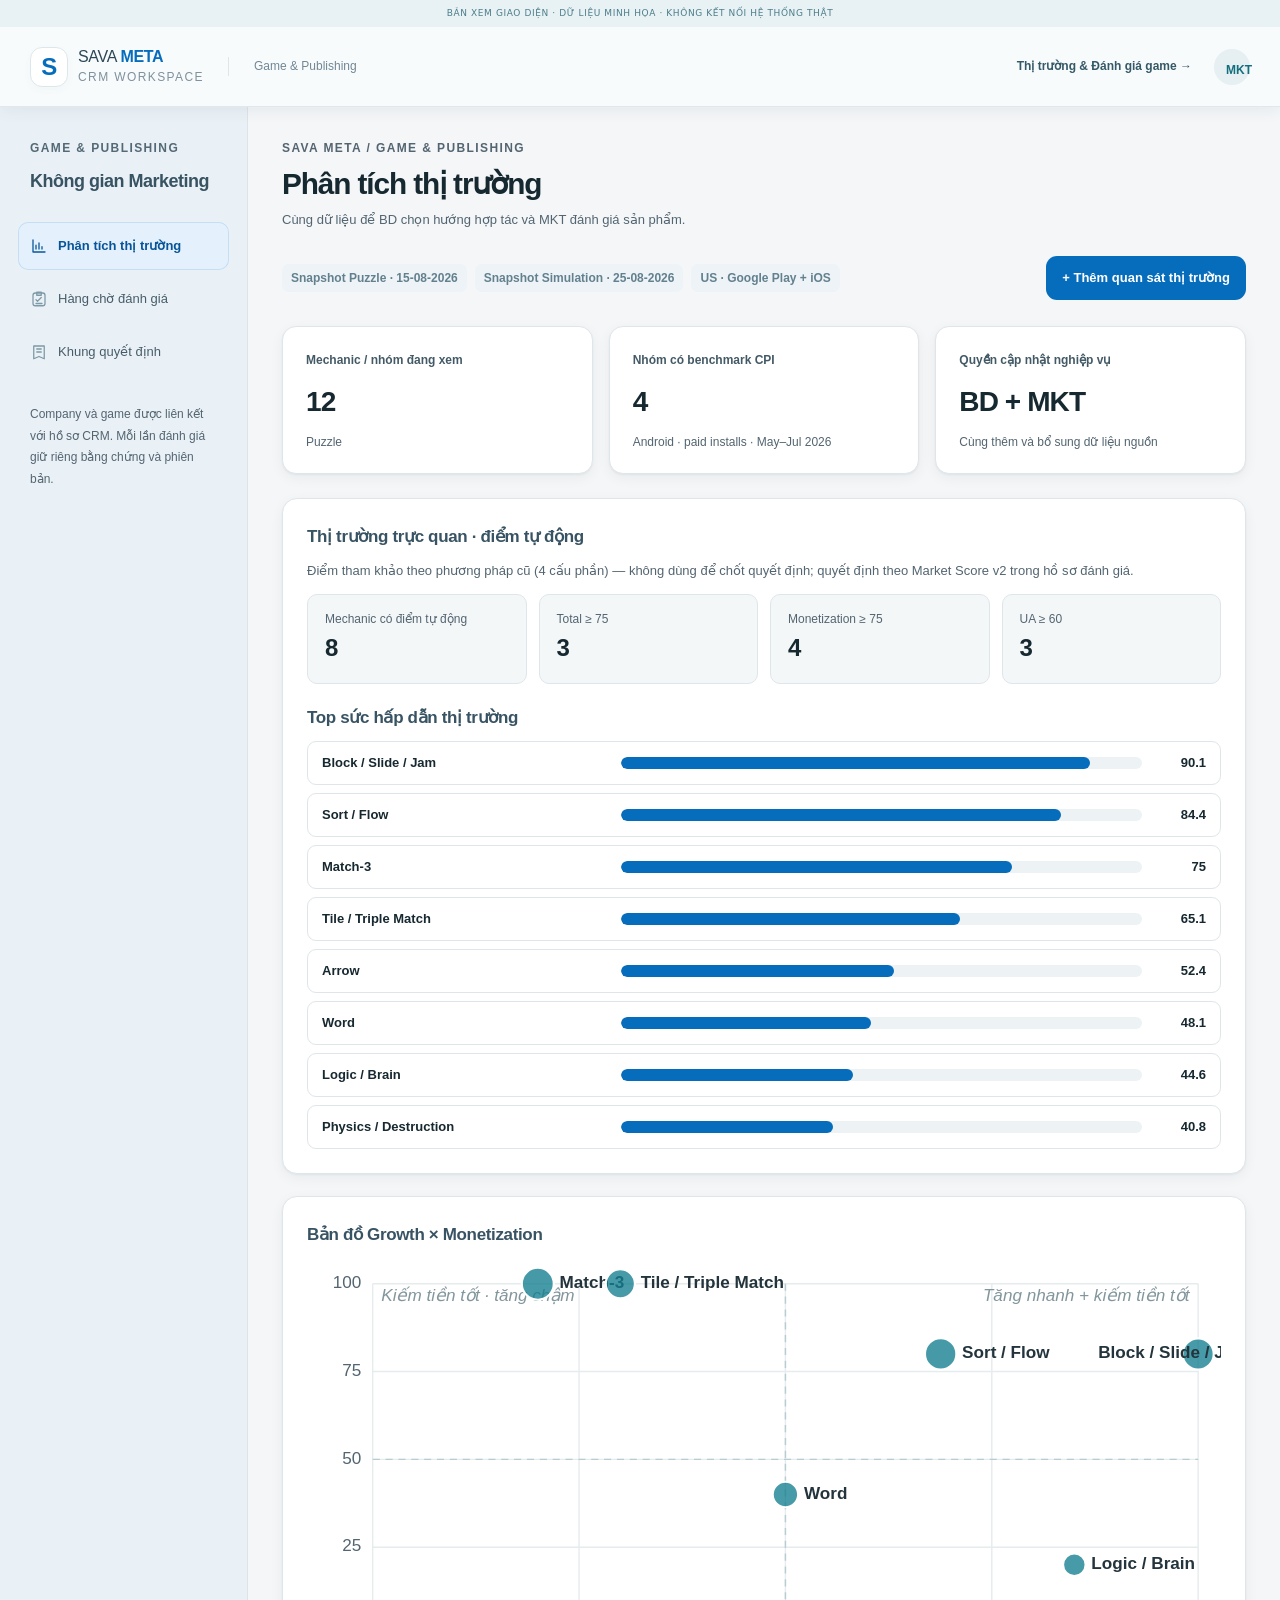
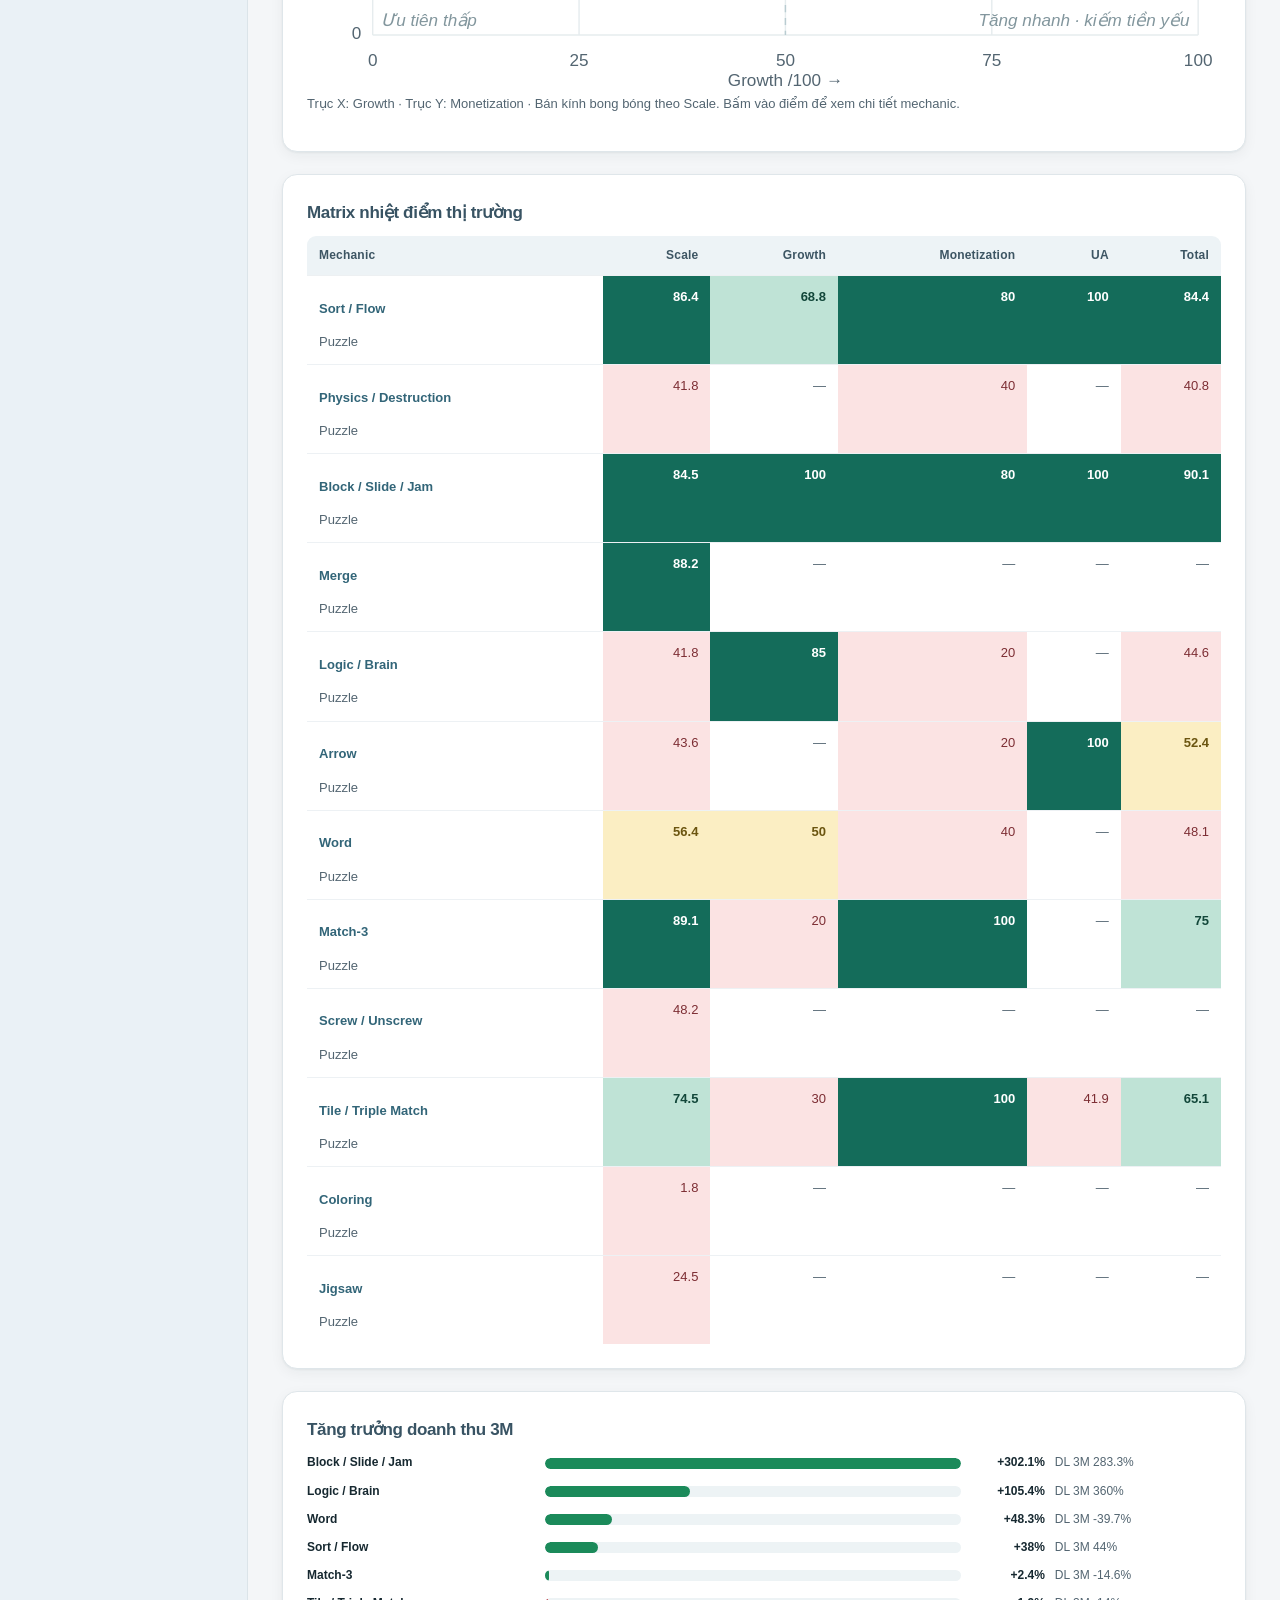
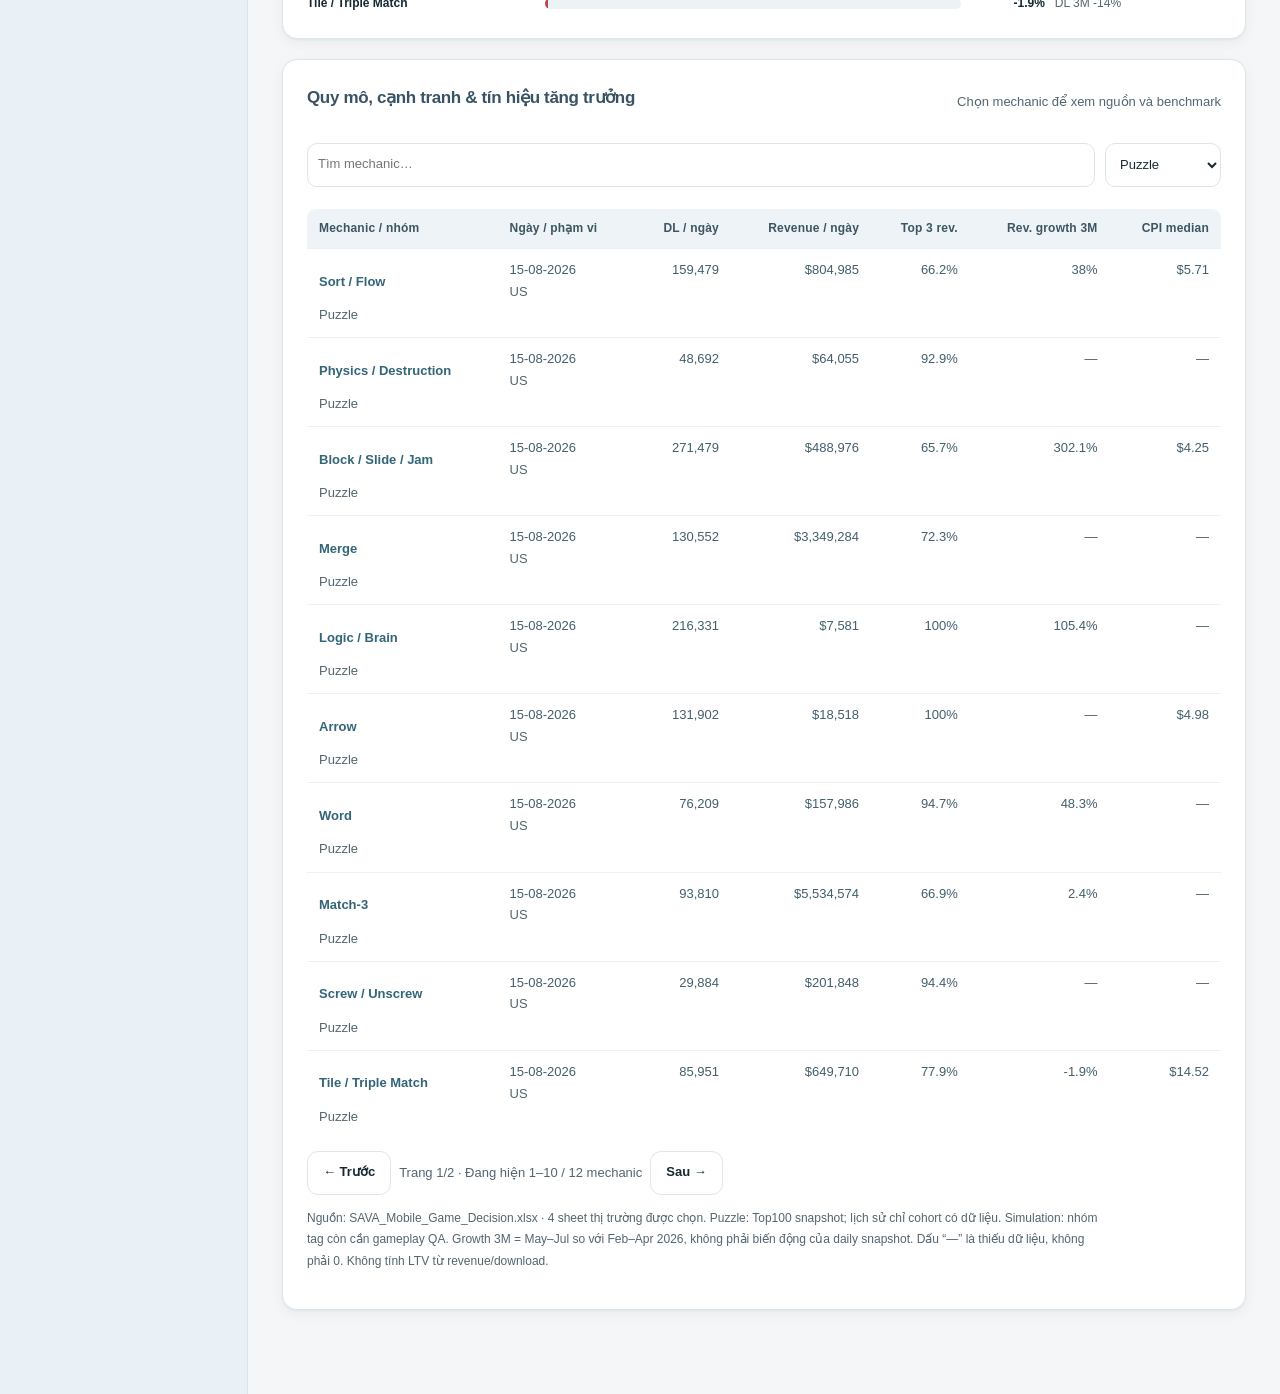
<file: tests/visual/mkt.html>
<!doctype html>
<html lang="vi">
<head>
  <meta charset="utf-8"><meta name="viewport" content="width=device-width, initial-scale=1">
  <title>Marketing · Game & Publishing · Sava Meta CRM</title><meta name="theme-color" content="#f5f6f8">
  <link rel="stylesheet" href="../../publishing.css">
<link rel="stylesheet" href="../../auth.css">
<link rel="stylesheet" href="../../workspace-design.css?v=20261103.6">






<meta http-equiv="Content-Security-Policy" content="default-src 'none'; script-src 'self' 'unsafe-inline'; style-src 'self' 'unsafe-inline'; img-src 'self' data:; connect-src 'none'; form-action 'none'; base-uri 'none'"><script>
// Isolated visual fixture: never accesses the real origin's data or backend.
(()=>{const values=new Map(Object.entries({"sava_crm_shared_v1": "{\"members\": [{\"id\": \"ui-bd\", \"name\": \"BD minh họa\", \"role\": \"BD\", \"active\": true}, {\"id\": \"ui-mkt\", \"name\": \"MKT minh họa\", \"role\": \"MKT\", \"active\": true}], \"companies\": [{\"id\": \"ui-c1\", \"name\": \"Atlas Games · minh họa\", \"type\": \"Publisher\", \"roles\": {\"game_studio\": \"Publisher\"}, \"last\": \"2026-11-01\"}, {\"id\": \"ui-c2\", \"name\": \"Clover Studio · minh họa\", \"type\": \"Game studio\", \"roles\": {\"publishing\": \"Game studio\"}, \"last\": \"2026-11-01\"}, {\"id\": \"ui-c3\", \"name\": \"Aurora Retail · minh họa\", \"type\": \"Doanh nghiệp\", \"roles\": {\"ai\": \"Khách hàng\"}, \"last\": \"2026-10-31\"}, {\"id\": \"ui-c4\", \"name\": \"Horizon Group · minh họa\", \"type\": \"Doanh nghiệp\", \"roles\": {\"metaverse\": \"Khách hàng\"}, \"last\": \"2026-10-31\"}], \"games\": [{\"id\": \"ui-g1\", \"title\": \"Color Garden · minh họa\", \"own\": \"ours\", \"genre\": \"Puzzle\", \"platform\": \"iOS, Android\", \"stage\": \"Prototype\", \"emoji\": \"◈\", \"desc\": \"Hồ sơ minh họa để kiểm tra giao diện.\"}, {\"id\": \"ui-g2\", \"title\": \"Cozy Village · minh họa\", \"own\": \"partner\", \"company\": \"ui-c2\", \"genre\": \"Simulation\", \"platform\": \"iOS, Android\", \"stage\": \"Beta\", \"emoji\": \"◈\", \"desc\": \"Hồ sơ minh họa để kiểm tra giao diện đánh giá.\", \"buildUrl\": \"\", \"trailerUrl\": \"\"}], \"deals\": [{\"id\": \"ui-d1\", \"title\": \"Color Garden · hợp tác phát hành\", \"company\": \"ui-c1\", \"game\": \"ui-g1\", \"line\": \"game_studio\", \"stage\": \"pitched\", \"owner\": \"ui-bd\", \"leads\": [\"ui-l1\"], \"due\": \"2026-11-12\", \"idle\": 2, \"term\": {\"rev_share\": \"Đang trao đổi\"}, \"custom\": {}}, {\"id\": \"ui-d2\", \"title\": \"Cozy Village · đánh giá build\", \"company\": \"ui-c2\", \"game\": \"ui-g2\", \"line\": \"publishing\", \"stage\": \"build_eval\", \"owner\": \"ui-bd\", \"leads\": [\"ui-l2\"], \"due\": \"2026-11-09\", \"idle\": 5, \"term\": {\"rev_share\": \"Đang trao đổi\"}, \"custom\": {}}, {\"id\": \"ui-d3\", \"title\": \"Trợ lý AI chăm sóc khách hàng\", \"company\": \"ui-c3\", \"line\": \"ai\", \"stage\": \"demo\", \"owner\": \"ui-bd\", \"leads\": [], \"due\": \"2026-11-10\", \"idle\": 1, \"amount\": 850000000, \"cur\": \"VND\", \"custom\": {}}, {\"id\": \"ui-d4\", \"title\": \"Không gian trải nghiệm sản phẩm 3D\", \"company\": \"ui-c4\", \"line\": \"metaverse\", \"stage\": \"concept\", \"owner\": \"ui-bd\", \"leads\": [], \"due\": \"2026-11-15\", \"idle\": 1, \"amount\": 1200000000, \"cur\": \"VND\", \"custom\": {}}], \"leads\": [{\"id\": \"ui-l1\", \"name\": \"Atlas Games · minh họa\", \"company\": \"ui-c1\", \"person\": \"Đầu mối minh họa\", \"line\": \"game_studio\", \"status\": \"converted\", \"source\": \"Sự kiện\", \"note\": \"Dữ liệu minh họa\", \"when\": \"2026-11-01\"}, {\"id\": \"ui-l2\", \"name\": \"Clover Studio · minh họa\", \"company\": \"ui-c2\", \"person\": \"Đầu mối minh họa\", \"line\": \"publishing\", \"status\": \"converted\", \"source\": \"Giới thiệu\", \"note\": \"Dữ liệu minh họa\", \"when\": \"2026-11-01\"}, {\"id\": \"ui-l3\", \"name\": \"Yêu cầu demo mới · minh họa\", \"company\": \"ui-c3\", \"person\": \"Đầu mối minh họa\", \"line\": \"ai\", \"status\": \"new\", \"source\": \"Website\", \"note\": \"Dữ liệu minh họa\", \"when\": \"2026-11-01\"}], \"tasks\": [{\"id\": \"ui-t1\", \"title\": \"Chuẩn bị bản giới thiệu game\", \"assignee\": \"ui-bd\", \"deal\": \"ui-d1\", \"dueDate\": \"2026-11-03\", \"due\": \"2026-11-03\", \"done\": false}, {\"id\": \"ui-t2\", \"title\": \"Hoàn thiện đánh giá build mới\", \"assignee\": \"ui-mkt\", \"game\": \"ui-g2\", \"dueDate\": \"2026-11-04\", \"due\": \"2026-11-04\", \"done\": false}, {\"id\": \"ui-t3\", \"title\": \"Chốt lịch demo với đối tác\", \"assignee\": \"ui-bd\", \"deal\": \"ui-d3\", \"dueDate\": \"2026-11-05\", \"due\": \"2026-11-05\", \"done\": false}], \"activities\": [{\"id\": \"ui-a1\", \"deal\": \"ui-d2\", \"type\": \"Note\", \"who\": \"ui-bd\", \"when\": \"2026-11-01\", \"text\": \"Đã nhận build để chuyển sang vòng đánh giá. Dữ liệu minh họa.\"}, {\"id\": \"ui-a2\", \"deal\": \"ui-d1\", \"type\": \"Email\", \"who\": \"ui-bd\", \"when\": \"2026-10-31\", \"text\": \"Đã gửi thông tin sản phẩm và đề xuất lịch trao đổi. Dữ liệu minh họa.\"}], \"verticals\": [], \"leadDealStatusMigrated\": true}", "sava_publishing_v1": "{\"version\": 1, \"marketUpdates\": [], \"requests\": [{\"id\": \"ui-r1\", \"kind\": \"game\", \"entityId\": \"ui-g2\", \"requestedBy\": \"ui-bd\", \"assignee\": \"ui-mkt\", \"due\": \"2026-11-04\", \"requestNote\": \"Yêu cầu minh họa để kiểm tra bố cục và thao tác.\", \"source\": \"\", \"build\": \"Preview 1.0\", \"status\": \"Chờ đánh giá\", \"requestedAt\": \"2026-11-01T02:00:00.000Z\", \"current\": null, \"revisions\": [], \"revision\": 0}, {\"id\": \"ui-r2\", \"kind\": \"company\", \"entityId\": \"ui-c2\", \"requestedBy\": \"ui-bd\", \"assignee\": \"ui-mkt\", \"due\": \"2026-11-05\", \"requestNote\": \"Yêu cầu minh họa để kiểm tra form đánh giá Partner.\", \"source\": \"\", \"build\": \"\", \"status\": \"Chờ đánh giá\", \"requestedAt\": \"2026-11-01T02:00:00.000Z\", \"current\": null, \"revisions\": [], \"revision\": 0}]}"}));const memory={getItem:k=>values.has(k)?values.get(k):null,setItem:(k,v)=>values.set(k,String(v)),removeItem:k=>values.delete(k),clear:()=>values.clear(),key:i=>[...values.keys()][i]||null,get length(){return values.size}};Object.defineProperty(window,'localStorage',{value:memory});Object.defineProperty(window,'sessionStorage',{value:memory});})();
</script><style>.ui-preview-label{position:fixed;z-index:12000;left:0;right:0;top:0;height:27px;display:grid;place-items:center;background:#e8f2f4;color:#4b7c89;font:9px/1.4 system-ui;letter-spacing:.6px;text-align:center;padding:0 6px}.workspace-header,.topbar{top:27px!important}.side{padding-top:48px!important}.main,.layout{padding-top:27px!important}.topbar{margin-top:27px!important}.layout{padding-top:0!important}body>.main{padding-top:27px!important}html.sava-locked #savaAuthRoot{padding-top:70px!important}</style></head>
<body class="publishing-shell" data-role="mkt"><div class="ui-preview-label" role="note">BẢN XEM GIAO DIỆN · DỮ LIỆU MINH HỌA · KHÔNG KẾT NỐI HỆ THỐNG THẬT</div>
  <a class="skip" href="#content">Đến nội dung</a>
  <header class="topbar"><a class="brand" href="index.html"><span class="brand-mark">S</span><span>SAVA <b>META</b><small>CRM WORKSPACE</small></span></a><span class="workspace">Game & Publishing</span><nav id="roleNav" aria-label="Không gian làm việc"></nav></header>
  <div class="layout"><aside><p class="eyebrow">GAME & PUBLISHING</p><h1 id="roleTitle">Không gian BD</h1><nav class="navigation" aria-label="Phân hệ Publishing"><button data-tab="market">Phân tích thị trường</button><button data-tab="reviews">Theo dõi đánh giá</button><button data-tab="framework">Khung quyết định</button></nav><div class="side-note">Company và game được liên kết với hồ sơ CRM. Mỗi lần đánh giá giữ riêng bằng chứng và phiên bản.</div></aside>
  <main id="content" tabindex="-1"><div id="pageHead"></div><div id="screen"></div></main></div>
  <dialog id="editor" aria-labelledby="editorTitle"></dialog><div id="toast" role="status" aria-live="polite"></div>
  <script src="../../shared.js"></script><script src="../../audit.js"></script><script src="../../publishing-score.js"></script><script src="../../publishing-bridge.js"></script><script src="../../publishing-data.js"></script><script src="../../publishing.js"></script>
<script src="../../workspace-ui.js?v=20261101.2"></script>
</body></html>
</file>
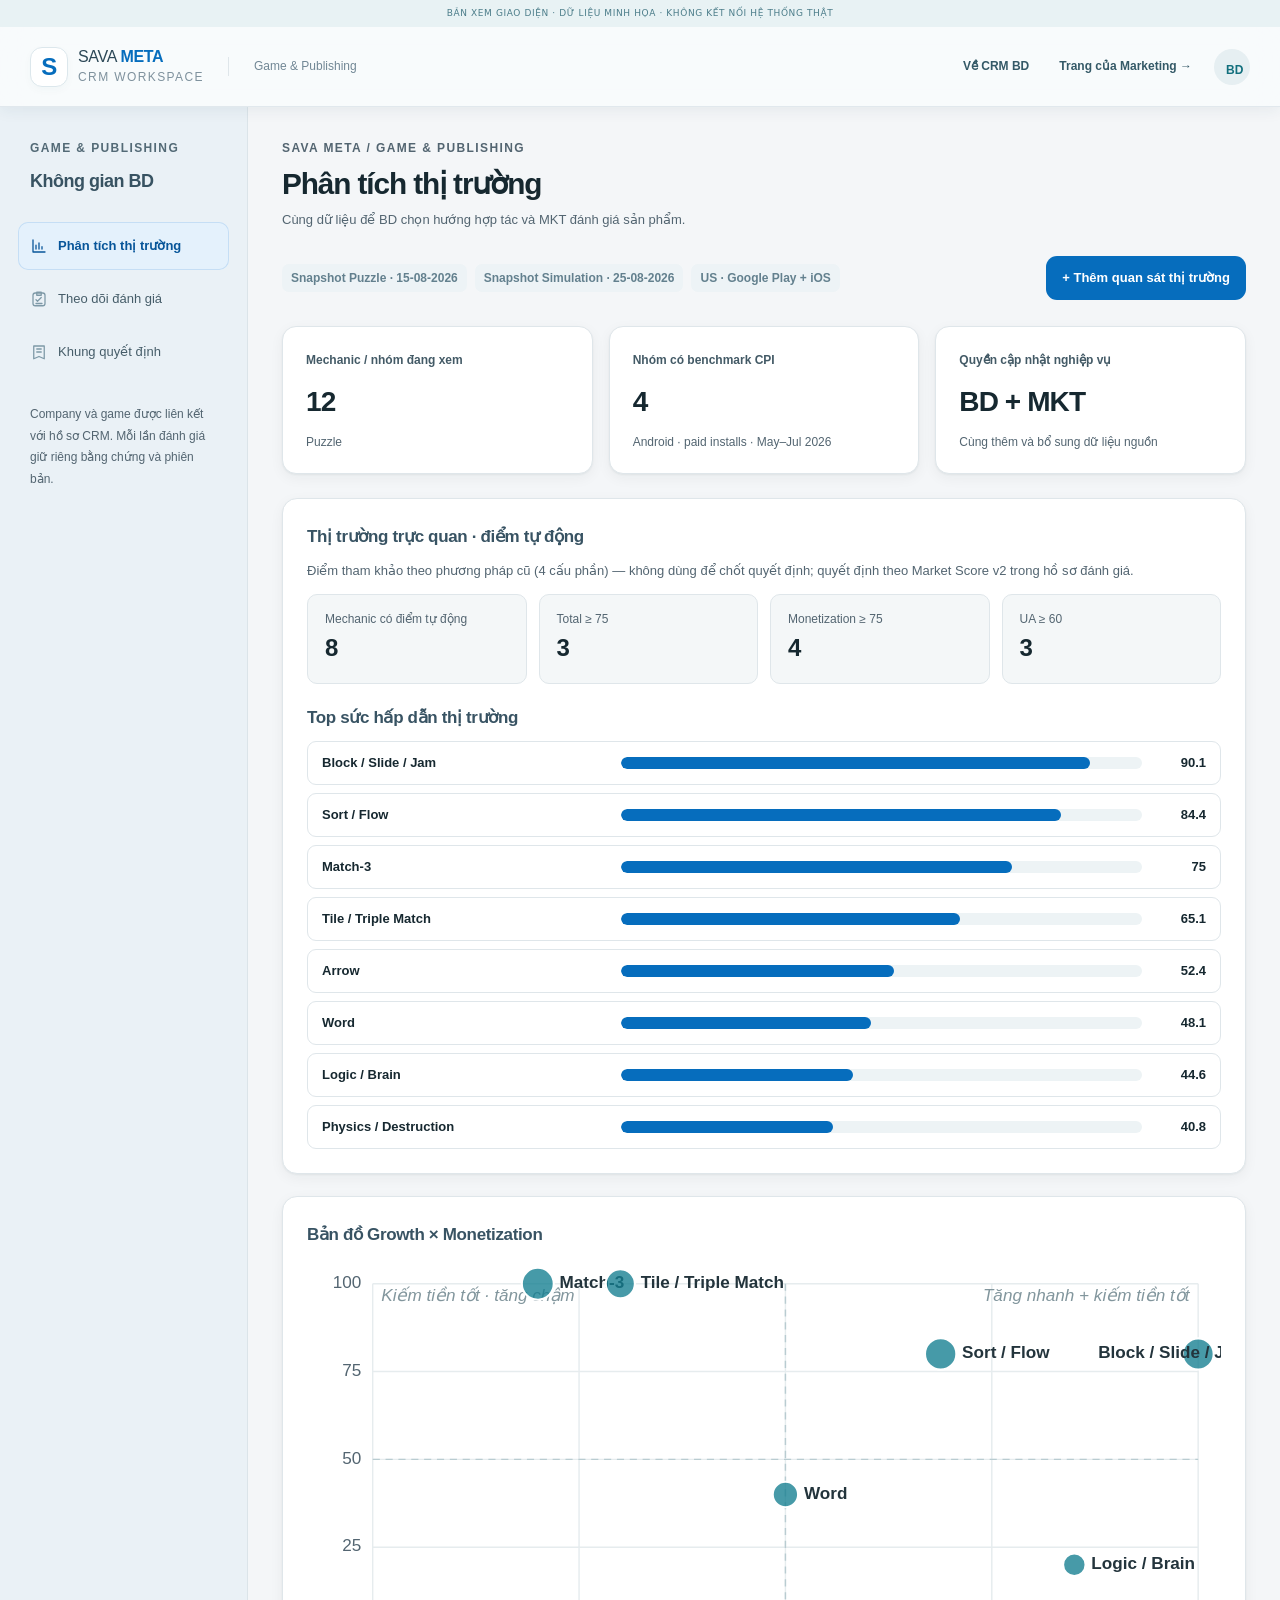
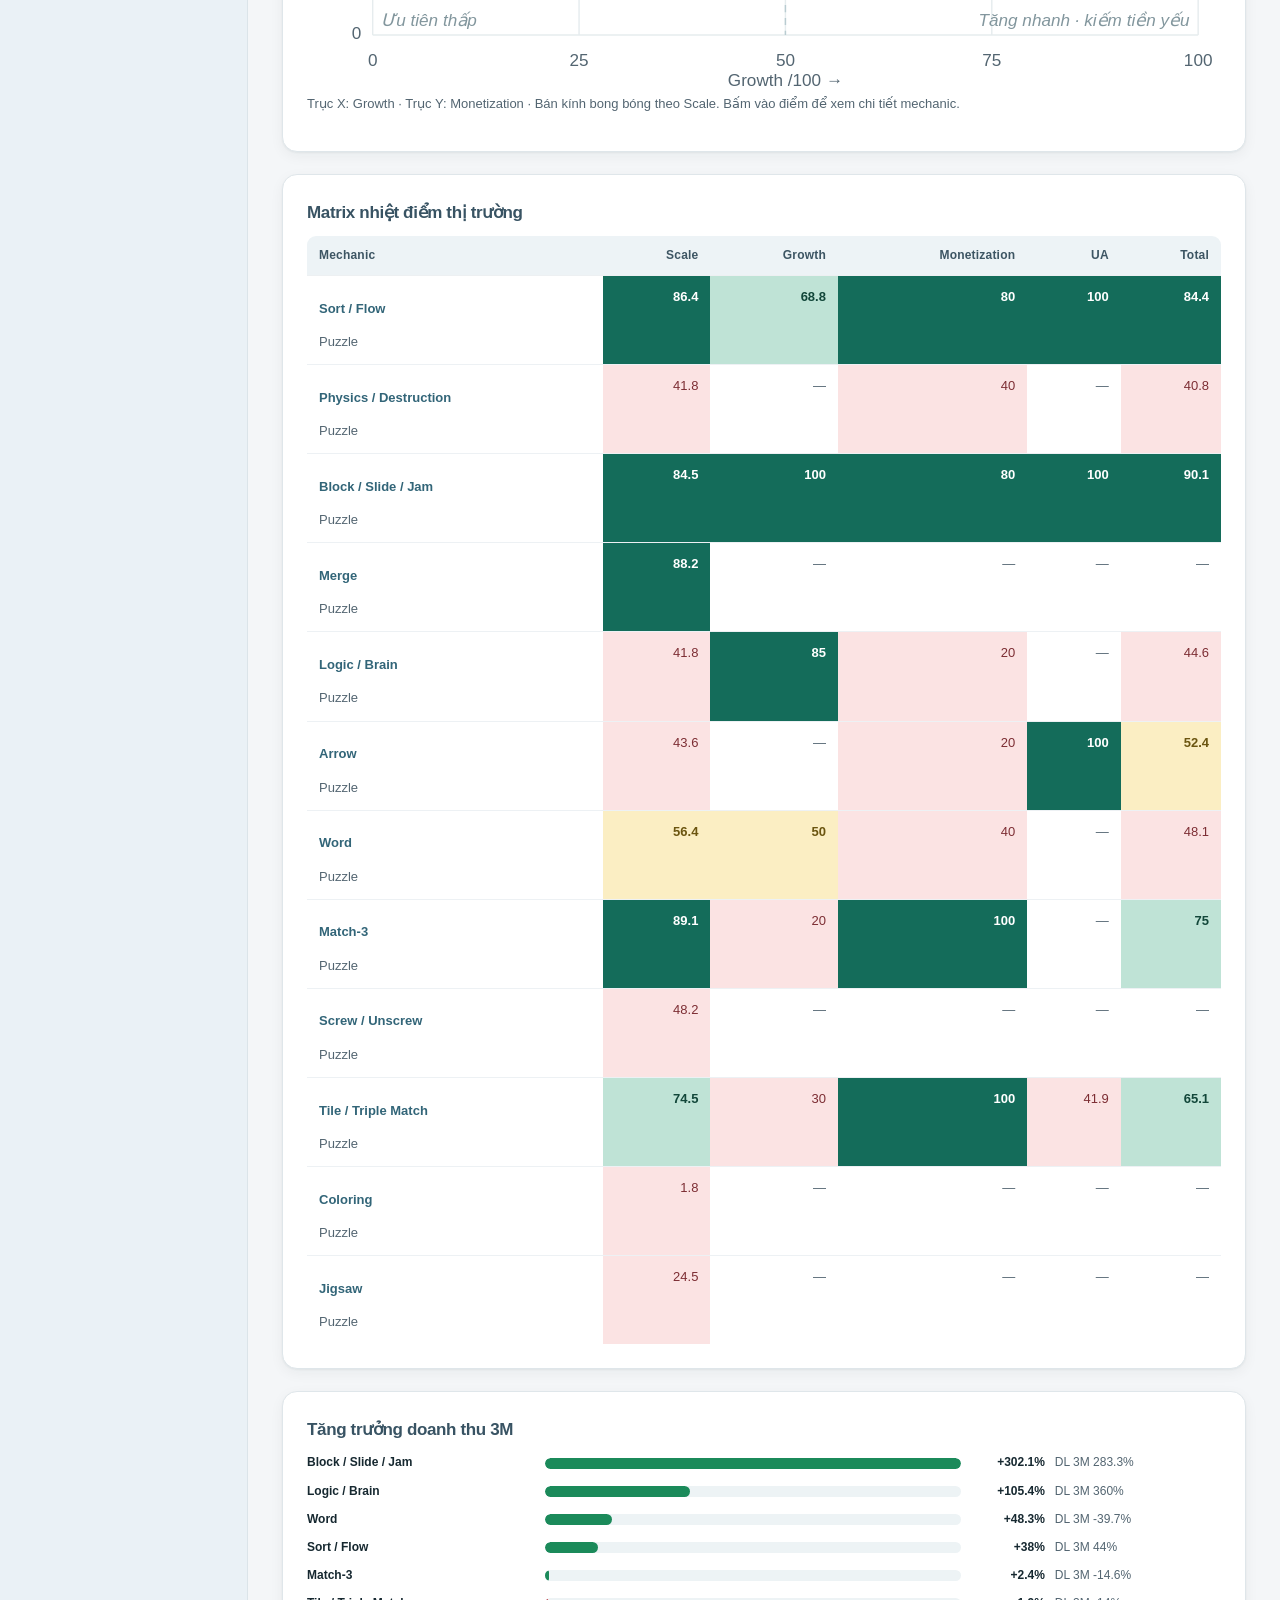
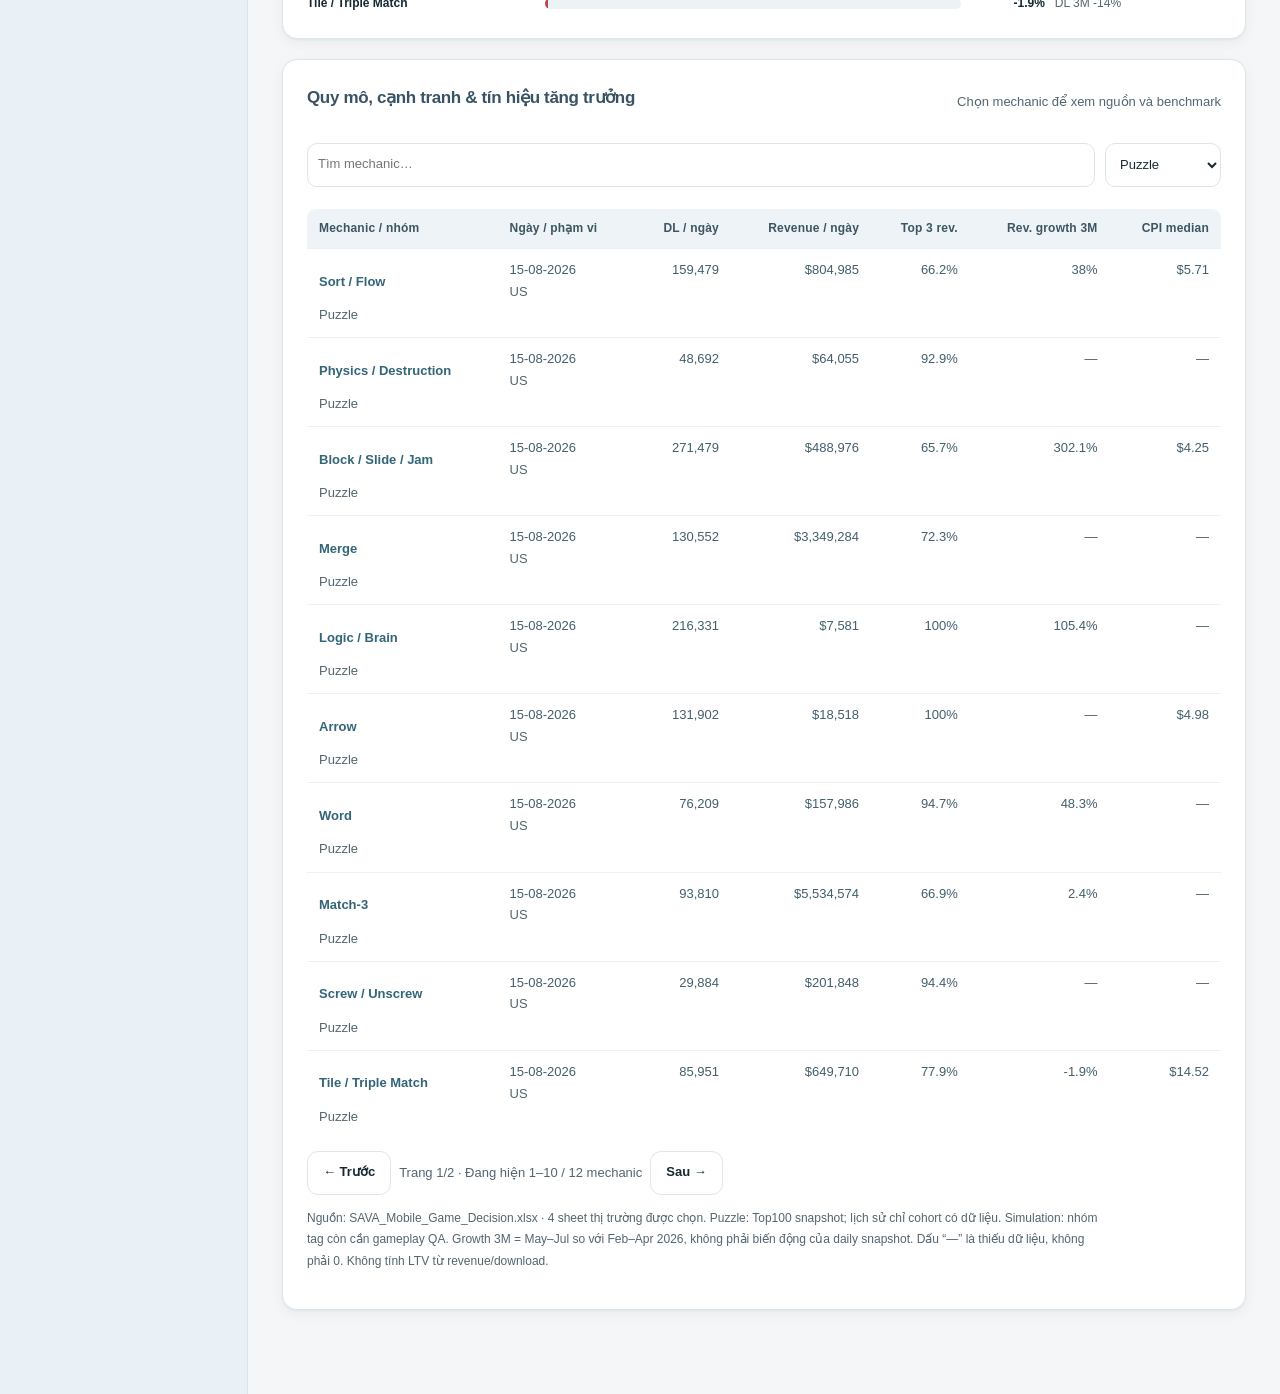
<file: tests/visual/publishing.html>
<!doctype html>
<html lang="vi">
<head>
  <meta charset="utf-8"><meta name="viewport" content="width=device-width, initial-scale=1">
  <title>Game & Publishing · Sava Meta CRM</title><meta name="theme-color" content="#f5f6f8">
  <link rel="stylesheet" href="../../publishing.css">
<link rel="stylesheet" href="../../auth.css">
<link rel="stylesheet" href="../../workspace-design.css?v=20261103.6">






<meta http-equiv="Content-Security-Policy" content="default-src 'none'; script-src 'self' 'unsafe-inline'; style-src 'self' 'unsafe-inline'; img-src 'self' data:; connect-src 'none'; form-action 'none'; base-uri 'none'"><script>
// Isolated visual fixture: never accesses the real origin's data or backend.
(()=>{const values=new Map(Object.entries({"sava_crm_shared_v1": "{\"members\": [{\"id\": \"ui-bd\", \"name\": \"BD minh họa\", \"role\": \"BD\", \"active\": true}, {\"id\": \"ui-mkt\", \"name\": \"MKT minh họa\", \"role\": \"MKT\", \"active\": true}], \"companies\": [{\"id\": \"ui-c1\", \"name\": \"Atlas Games · minh họa\", \"type\": \"Publisher\", \"roles\": {\"game_studio\": \"Publisher\"}, \"last\": \"2026-11-01\"}, {\"id\": \"ui-c2\", \"name\": \"Clover Studio · minh họa\", \"type\": \"Game studio\", \"roles\": {\"publishing\": \"Game studio\"}, \"last\": \"2026-11-01\"}, {\"id\": \"ui-c3\", \"name\": \"Aurora Retail · minh họa\", \"type\": \"Doanh nghiệp\", \"roles\": {\"ai\": \"Khách hàng\"}, \"last\": \"2026-10-31\"}, {\"id\": \"ui-c4\", \"name\": \"Horizon Group · minh họa\", \"type\": \"Doanh nghiệp\", \"roles\": {\"metaverse\": \"Khách hàng\"}, \"last\": \"2026-10-31\"}], \"games\": [{\"id\": \"ui-g1\", \"title\": \"Color Garden · minh họa\", \"own\": \"ours\", \"genre\": \"Puzzle\", \"platform\": \"iOS, Android\", \"stage\": \"Prototype\", \"emoji\": \"◈\", \"desc\": \"Hồ sơ minh họa để kiểm tra giao diện.\"}, {\"id\": \"ui-g2\", \"title\": \"Cozy Village · minh họa\", \"own\": \"partner\", \"company\": \"ui-c2\", \"genre\": \"Simulation\", \"platform\": \"iOS, Android\", \"stage\": \"Beta\", \"emoji\": \"◈\", \"desc\": \"Hồ sơ minh họa để kiểm tra giao diện đánh giá.\", \"buildUrl\": \"\", \"trailerUrl\": \"\"}], \"deals\": [{\"id\": \"ui-d1\", \"title\": \"Color Garden · hợp tác phát hành\", \"company\": \"ui-c1\", \"game\": \"ui-g1\", \"line\": \"game_studio\", \"stage\": \"pitched\", \"owner\": \"ui-bd\", \"leads\": [\"ui-l1\"], \"due\": \"2026-11-12\", \"idle\": 2, \"term\": {\"rev_share\": \"Đang trao đổi\"}, \"custom\": {}}, {\"id\": \"ui-d2\", \"title\": \"Cozy Village · đánh giá build\", \"company\": \"ui-c2\", \"game\": \"ui-g2\", \"line\": \"publishing\", \"stage\": \"build_eval\", \"owner\": \"ui-bd\", \"leads\": [\"ui-l2\"], \"due\": \"2026-11-09\", \"idle\": 5, \"term\": {\"rev_share\": \"Đang trao đổi\"}, \"custom\": {}}, {\"id\": \"ui-d3\", \"title\": \"Trợ lý AI chăm sóc khách hàng\", \"company\": \"ui-c3\", \"line\": \"ai\", \"stage\": \"demo\", \"owner\": \"ui-bd\", \"leads\": [], \"due\": \"2026-11-10\", \"idle\": 1, \"amount\": 850000000, \"cur\": \"VND\", \"custom\": {}}, {\"id\": \"ui-d4\", \"title\": \"Không gian trải nghiệm sản phẩm 3D\", \"company\": \"ui-c4\", \"line\": \"metaverse\", \"stage\": \"concept\", \"owner\": \"ui-bd\", \"leads\": [], \"due\": \"2026-11-15\", \"idle\": 1, \"amount\": 1200000000, \"cur\": \"VND\", \"custom\": {}}], \"leads\": [{\"id\": \"ui-l1\", \"name\": \"Atlas Games · minh họa\", \"company\": \"ui-c1\", \"person\": \"Đầu mối minh họa\", \"line\": \"game_studio\", \"status\": \"converted\", \"source\": \"Sự kiện\", \"note\": \"Dữ liệu minh họa\", \"when\": \"2026-11-01\"}, {\"id\": \"ui-l2\", \"name\": \"Clover Studio · minh họa\", \"company\": \"ui-c2\", \"person\": \"Đầu mối minh họa\", \"line\": \"publishing\", \"status\": \"converted\", \"source\": \"Giới thiệu\", \"note\": \"Dữ liệu minh họa\", \"when\": \"2026-11-01\"}, {\"id\": \"ui-l3\", \"name\": \"Yêu cầu demo mới · minh họa\", \"company\": \"ui-c3\", \"person\": \"Đầu mối minh họa\", \"line\": \"ai\", \"status\": \"new\", \"source\": \"Website\", \"note\": \"Dữ liệu minh họa\", \"when\": \"2026-11-01\"}], \"tasks\": [{\"id\": \"ui-t1\", \"title\": \"Chuẩn bị bản giới thiệu game\", \"assignee\": \"ui-bd\", \"deal\": \"ui-d1\", \"dueDate\": \"2026-11-03\", \"due\": \"2026-11-03\", \"done\": false}, {\"id\": \"ui-t2\", \"title\": \"Hoàn thiện đánh giá build mới\", \"assignee\": \"ui-mkt\", \"game\": \"ui-g2\", \"dueDate\": \"2026-11-04\", \"due\": \"2026-11-04\", \"done\": false}, {\"id\": \"ui-t3\", \"title\": \"Chốt lịch demo với đối tác\", \"assignee\": \"ui-bd\", \"deal\": \"ui-d3\", \"dueDate\": \"2026-11-05\", \"due\": \"2026-11-05\", \"done\": false}], \"activities\": [{\"id\": \"ui-a1\", \"deal\": \"ui-d2\", \"type\": \"Note\", \"who\": \"ui-bd\", \"when\": \"2026-11-01\", \"text\": \"Đã nhận build để chuyển sang vòng đánh giá. Dữ liệu minh họa.\"}, {\"id\": \"ui-a2\", \"deal\": \"ui-d1\", \"type\": \"Email\", \"who\": \"ui-bd\", \"when\": \"2026-10-31\", \"text\": \"Đã gửi thông tin sản phẩm và đề xuất lịch trao đổi. Dữ liệu minh họa.\"}], \"verticals\": [], \"leadDealStatusMigrated\": true}", "sava_publishing_v1": "{\"version\": 1, \"marketUpdates\": [], \"requests\": [{\"id\": \"ui-r1\", \"kind\": \"game\", \"entityId\": \"ui-g2\", \"requestedBy\": \"ui-bd\", \"assignee\": \"ui-mkt\", \"due\": \"2026-11-04\", \"requestNote\": \"Yêu cầu minh họa để kiểm tra bố cục và thao tác.\", \"source\": \"\", \"build\": \"Preview 1.0\", \"status\": \"Chờ đánh giá\", \"requestedAt\": \"2026-11-01T02:00:00.000Z\", \"current\": null, \"revisions\": [], \"revision\": 0}, {\"id\": \"ui-r2\", \"kind\": \"company\", \"entityId\": \"ui-c2\", \"requestedBy\": \"ui-bd\", \"assignee\": \"ui-mkt\", \"due\": \"2026-11-05\", \"requestNote\": \"Yêu cầu minh họa để kiểm tra form đánh giá Partner.\", \"source\": \"\", \"build\": \"\", \"status\": \"Chờ đánh giá\", \"requestedAt\": \"2026-11-01T02:00:00.000Z\", \"current\": null, \"revisions\": [], \"revision\": 0}]}"}));const memory={getItem:k=>values.has(k)?values.get(k):null,setItem:(k,v)=>values.set(k,String(v)),removeItem:k=>values.delete(k),clear:()=>values.clear(),key:i=>[...values.keys()][i]||null,get length(){return values.size}};Object.defineProperty(window,'localStorage',{value:memory});Object.defineProperty(window,'sessionStorage',{value:memory});})();
</script><style>.ui-preview-label{position:fixed;z-index:12000;left:0;right:0;top:0;height:27px;display:grid;place-items:center;background:#e8f2f4;color:#4b7c89;font:9px/1.4 system-ui;letter-spacing:.6px;text-align:center;padding:0 6px}.workspace-header,.topbar{top:27px!important}.side{padding-top:48px!important}.main,.layout{padding-top:27px!important}.topbar{margin-top:27px!important}.layout{padding-top:0!important}body>.main{padding-top:27px!important}html.sava-locked #savaAuthRoot{padding-top:70px!important}</style></head>
<body class="publishing-shell" data-role="bd"><div class="ui-preview-label" role="note">BẢN XEM GIAO DIỆN · DỮ LIỆU MINH HỌA · KHÔNG KẾT NỐI HỆ THỐNG THẬT</div>
  <a class="skip" href="#content">Đến nội dung</a>
  <header class="topbar"><a class="brand" href="index.html"><span class="brand-mark">S</span><span>SAVA <b>META</b><small>CRM WORKSPACE</small></span></a><span class="workspace">Game & Publishing</span><nav id="roleNav" aria-label="Không gian làm việc"></nav></header>
  <div class="layout"><aside><p class="eyebrow">GAME & PUBLISHING</p><h1 id="roleTitle">Không gian BD</h1><nav class="navigation" aria-label="Phân hệ Publishing"><button data-tab="market">Phân tích thị trường</button><button data-tab="reviews">Theo dõi đánh giá</button><button data-tab="framework">Khung quyết định</button></nav><div class="side-note">Company và game được liên kết với hồ sơ CRM. Mỗi lần đánh giá giữ riêng bằng chứng và phiên bản.</div></aside>
  <main id="content" tabindex="-1"><div id="pageHead"></div><div id="screen"></div></main></div>
  <dialog id="editor" aria-labelledby="editorTitle"></dialog><div id="toast" role="status" aria-live="polite"></div>
  <script src="../../shared.js"></script><script src="../../audit.js"></script><script src="../../publishing-score.js"></script><script src="../../publishing-bridge.js"></script><script src="../../publishing-data.js"></script><script src="../../publishing.js"></script>
<script src="../../workspace-ui.js?v=20261101.2"></script>
</body></html>
</file>
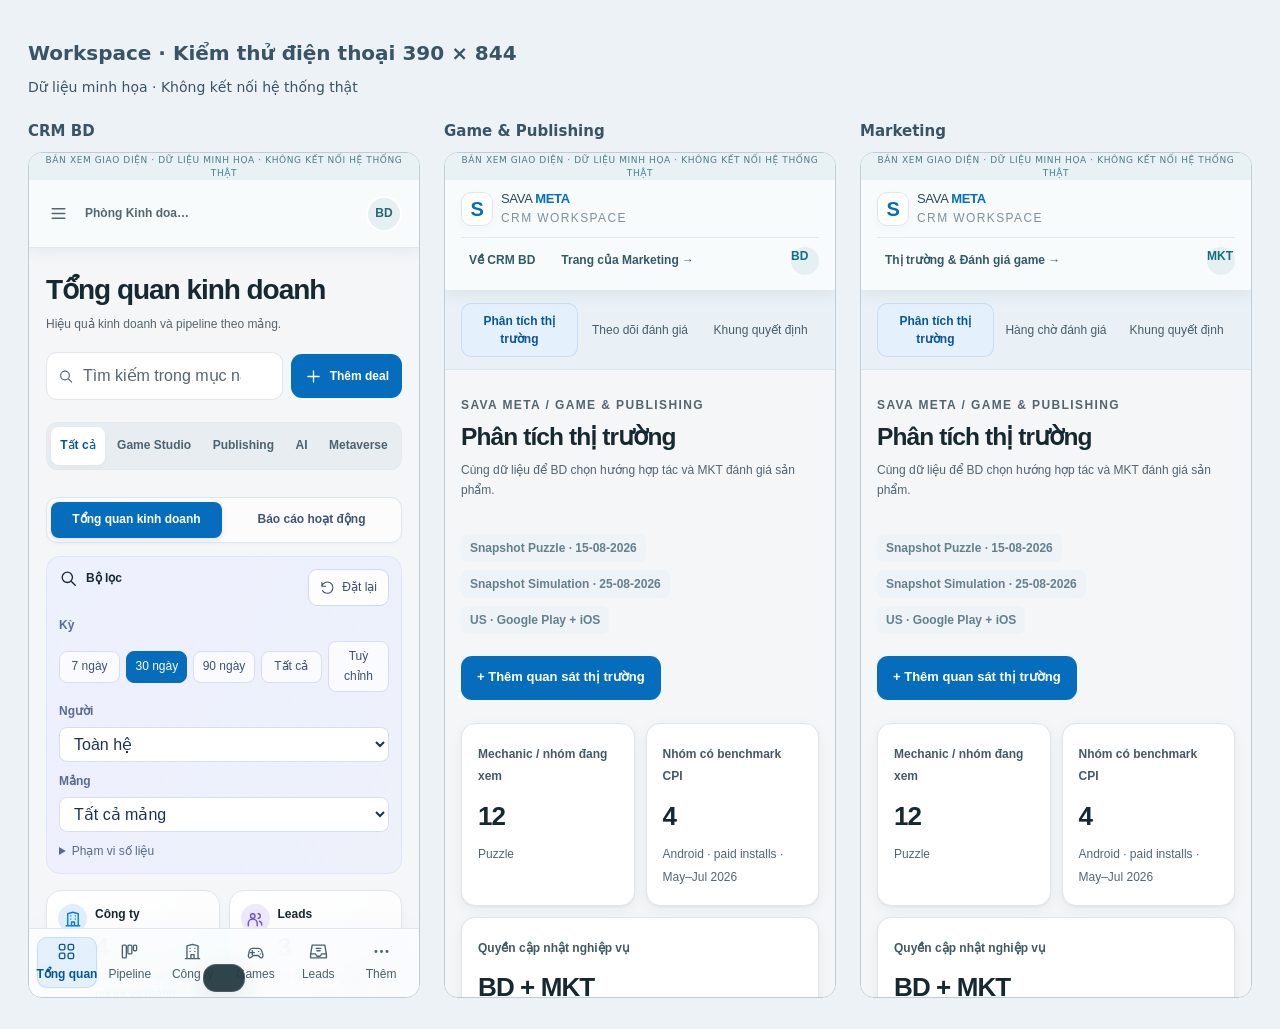
<file: tests/visual/responsive.html>
<!doctype html><html lang="vi"><meta charset="utf-8"><title>Workspace · Mobile QA</title><style>body{font:14px system-ui;background:#edf2f6;padding:20px;color:#385465}main{display:flex;gap:24px;flex-wrap:wrap}iframe{width:390px;height:844px;border:1px solid #bdcdd7;border-radius:14px;background:white}h1{font-size:20px}h2{font-size:15px}</style><h1>Workspace · Kiểm thử điện thoại 390 × 844</h1><p>Dữ liệu minh họa · Không kết nối hệ thống thật</p><main><section><h2>CRM BD</h2><iframe title="CRM 390px" src="index.html"></iframe></section><section><h2>Game & Publishing</h2><iframe title="Publishing 390px" src="publishing.html"></iframe></section><section><h2>Marketing</h2><iframe title="MKT 390px" src="mkt.html"></iframe></section></main></html>
</file>
<file: publishing.css>
:root{font:14px/1.55 -apple-system,BlinkMacSystemFont,"Segoe UI",sans-serif;color:#23343c;background:#f5f6f8;--mut:var(--muted);--line:var(--border);--surface:var(--surface);
/* GĐ2: token chuẩn (bản sao đồng bộ với apple-design.css — publishing/mkt không nạp apple-design.css) */
--bg-page: #F4F6F8; --surface: #FFFFFF; --surface-soft: #EAF1F6;
  --ink: #162830; --ink-2: #42586A; --muted: #536571;
  --border: #DFE6EA; --border-strong: #9AADB8;
  --accent: #066DBD; --accent-ink: #075599; --accent-soft: #E4F1FC; --accent-hover: #055C9F;
  --brand-mark: #007CD9;
  --ok: #067647; --ok-bg: #ECFDF3; --warn: #B54708; --warn-bg: #FFFAEB;
  --danger: #B42318; --danger-bg: #FEF3F2;
  --line-gs: #1F9D66; --line-pub: #066DBD; --line-ai: #7C5CD6; --line-meta: #DC6803;
  --fs-caption: 12px; --fs-body-sm: 13px; --fs-body: 14px; --fs-subtitle: 16px;
  --fs-title: 20px; --fs-h1: clamp(28px, 3vw, 32px); --fs-kpi: 32px;
  --r-sm: 8px; --r-md: 12px; --r-lg: 16px; --r-full: 999px;
  --sh-1: 0 1px 2px rgb(22 40 48/.05), 0 4px 14px rgb(22 40 48/.05);
  --sh-2: 0 2px 5px rgb(22 40 48/.06), 0 12px 32px rgb(22 40 48/.10);
  --ease-out: cubic-bezier(.22,.8,.28,1); --dur-hover: 140ms; --dur-overlay: 210ms;font-optical-sizing:auto}
*{box-sizing:border-box}body{margin:0}button,input,select,textarea{font:inherit;color:inherit}button,a,input,select,textarea{touch-action:manipulation}button,a{ -webkit-tap-highlight-color:transparent}button{cursor:pointer}button:active,.btn:active{transform:scale(.98)}a{color:var(--accent);text-decoration:none}button:focus-visible,a:focus-visible,summary:focus-visible,input:focus-visible,select:focus-visible,textarea:focus-visible{outline:3px solid var(--accent);outline-offset:3px}.skip{position:absolute;top:-100px}.skip:focus{top:8px;left:8px;z-index:20;background:white;padding:12px}
.topbar{position:sticky;top:0;z-index:5;min-height:82px;padding:14px 32px;display:flex;align-items:center;gap:32px;background:#ffffffed;backdrop-filter:blur(20px);border-bottom:1px solid var(--line)}.brand{display:flex;align-items:center;gap:10px;color:#2c454e;font-size:16px;letter-spacing:1px;line-height:1.15}.brand b{color:#73858b;font-weight:500}.brand small{display:block;font-size:12px;letter-spacing:1.5px;margin-top:5px}.brand-mark{display:grid;place-items:center;border-radius:11px;background:#e5f2f4;width:38px;height:38px;font-size:25px;color:#137e90;font-weight:700}.workspace{border-left:1px solid var(--line);padding-left:25px;color:var(--mut);font-size:13px}#roleNav{margin-left:auto;display:flex;gap:14px;align-items:center;font-size:13px}#roleNav a{padding:8px;min-height:44px;display:flex;align-items:center}.avatar{border-radius:50%;background:#e5f2f4;color:#126f7d;font-size:12px;font-weight:700;padding:12px}
.layout{display:grid;grid-template-columns:235px minmax(0,1fr);min-height:calc(100vh - 82px)}aside{padding:32px 22px;background:#f9fafb;border-right:1px solid var(--line)}.eyebrow{font-size:12px;font-weight:700;color:var(--mut);letter-spacing:1.5px;margin:0 0 8px}aside h1{font-size:18px;letter-spacing:-.4px;margin:0 0 28px}.navigation{display:grid;gap:7px}.navigation button{border:0;border-radius:9px;background:transparent;text-align:left;min-height:46px;padding:12px;font-size:13px;font-weight:500}.navigation button[aria-current="page"]{background:#e5f0f3;color:#096f81;font-weight:650}.side-note{margin:32px 12px;font-size:12px;color:var(--mut);line-height:1.7}main{padding:34px clamp(18px,3.2vw,48px) 70px;max-width:1600px;width:100%;min-width:0}h2{font-size:28px;line-height:1.25;letter-spacing:-.8px;margin:0 0 8px}h3{font-size:17px;letter-spacing:-.25px;margin:0 0 10px}h4{margin:0 0 8px;font-size:14px}p{margin:6px 0 12px}.sub,.mut{color:var(--mut);font-size:13px}#pageHead{margin-bottom:22px}.storage-note{font-size:12px;color:var(--mut);margin-bottom:24px}.storage-note summary{cursor:pointer;min-height:32px}.storage-note p{max-width:850px;padding:12px;background:#edf1f3;border-radius:8px;line-height:1.7}
.panel{background:white;border:1px solid var(--line);border-radius:14px;padding:23px;margin-bottom:20px;box-shadow:0 2px 7px #24414b03}.row{display:flex;gap:12px;align-items:center;justify-content:space-between;flex-wrap:wrap}.tools{display:flex;gap:10px;align-items:center;flex-wrap:wrap;margin:20px 0}.tools input{flex:1;min-width:160px}.btn{border:1px solid var(--line);border-radius:8px;background:white;padding:10px 15px;min-height:44px;display:inline-flex;align-items:center;justify-content:center;gap:7px;font-weight:600;font-size:13px;white-space:normal}.btn.primary{background:var(--accent);border-color:var(--accent);color:white}.btn.quiet{background:#f5f8f9;color:#344f5a}.btn.danger{color:#a63b40}.metrics{display:grid;grid-template-columns:repeat(3,minmax(0,1fr));gap:16px;margin:22px 0}.metric{padding:19px 22px;background:white;border:1px solid var(--line);border-radius:12px}.metric small{font-size:12px;color:var(--mut)}.metric strong{font-size:25px;display:block;letter-spacing:-.6px}.metric span{font-size:12px;color:var(--mut)}.badge{display:inline-flex;align-items:center;padding:4px 9px;background:#edf3f5;border-radius:6px;font-size:12px;font-weight:600;line-height:1.5}.type-badge{display:inline-block;padding:2px 8px;border-radius:6px;font-size:11.5px;font-weight:700;margin:1px 2px 1px 0;color:#fff;letter-spacing:.2px}.badge.positive{color:#1b6b4c;background:#eaf5ef}.badge.pending{color:#865d1d;background:#fbf2df}.badge.blocked{color:#9f3944;background:#f9ecee}.chips{display:flex;gap:8px;flex-wrap:wrap;margin:10px 0}
.table-scroll{overflow:auto;max-width:100%;border-radius:9px}table{border-collapse:collapse;width:100%;font-size:12px;text-align:left}th{color:#667b83;font-size:12px;font-weight:600;background:#f7f9fa;white-space:nowrap}th,td{padding:13px 12px;border-bottom:1px solid #edf0f2;vertical-align:middle}td.numeric,th.numeric{text-align:right;font-variant-numeric:tabular-nums}td:first-child{min-width:170px}td .link-button{font-size:13px;font-weight:600;min-height:44px;padding:0;text-align:left;color:#176a7a;background:none;border:0}tbody tr:last-child td{border-bottom:0}.source-text{font-size:12px;color:var(--mut);max-width:800px;line-height:1.7;overflow-wrap:anywhere}.card-grid{display:grid;grid-template-columns:repeat(2,minmax(0,1fr));gap:16px}.review-card{display:flex;flex-direction:column;gap:12px}.review-card .row:last-child{margin-top:auto}.empty{padding:40px 20px;text-align:center}.empty h3{font-size:18px}.rule-grid{display:grid;grid-template-columns:repeat(2,minmax(0,1fr));gap:20px}.weight-row{display:flex;justify-content:space-between;gap:12px;padding:8px 0;border-bottom:1px solid #edf0f2;font-size:13px}.weight-row:last-child{border:0}.result-line{font-size:13px;border-top:1px solid var(--line);padding:12px 0 0;margin-top:12px}.result-line strong{font-size:20px}.text-break{overflow-wrap:anywhere;white-space:pre-line}
input,select,textarea{border:1px solid #d4dfe3;border-radius:7px;background:white;padding:9px 10px;min-height:44px;max-width:100%;font-size:13px}textarea{width:100%;min-height:75px;resize:vertical}input[type=number]{font-variant-numeric:tabular-nums}label{display:grid;gap:5px;font-size:12px;color:#516b75}label input,label select{width:100%}fieldset{border:0;padding:0;margin:0}legend{font-size:17px;font-weight:650;margin:0 0 14px;letter-spacing:-.2px}.fields{display:grid;grid-template-columns:repeat(2,minmax(0,1fr));gap:14px;margin:15px 0}.full{grid-column:1/-1}.criterion{border-bottom:1px solid var(--line);padding:15px 0}.criterion summary{display:flex;align-items:center;gap:12px;justify-content:space-between;cursor:pointer;min-height:44px;font-size:13px;font-weight:600}.criterion summary span{max-width:75%}.criterion .fields{grid-template-columns:110px minmax(130px,1fr) minmax(0,2fr)}.criterion .note{grid-column:1/-1}.criterion small{font-size:12px;color:var(--mut)}.section{border-top:1px solid var(--line);margin-top:24px;padding-top:24px}.section:first-child{border-top:0}.status-strip{padding:14px;background:#f1f7f8;border-radius:9px;margin:16px 0;font-size:13px;display:flex;gap:20px;flex-wrap:wrap}.summary-result{display:grid;grid-template-columns:repeat(3,minmax(0,1fr));gap:12px}.summary-result div{background:#f4f7f8;padding:14px;border-radius:8px}.summary-result small{display:block;color:var(--mut);font-size:12px}.summary-result strong{font-size:22px;font-variant-numeric:tabular-nums}.history-entry{margin-top:12px;padding:13px 16px;border:1px solid var(--line);border-radius:9px;font-size:12px}.history-entry summary{cursor:pointer;min-height:30px}.history-entry p{margin-top:10px}
dialog{border:1px solid var(--line);border-radius:17px;width:min(1040px,calc(100vw - 34px));max-height:90dvh;padding:0;box-shadow:0 24px 80px #162e4540;color:inherit;background:white}dialog::backdrop{background:#24344355;backdrop-filter:blur(3px)}dialog[open]{animation:arrive .18s ease-out}.dialog-head{position:sticky;top:0;z-index:2;background:#ffffffed;backdrop-filter:blur(18px);padding:19px 26px;border-bottom:1px solid var(--line);display:flex;align-items:center;justify-content:space-between;gap:20px}.dialog-head h2{font-size:21px;margin:0}.dialog-body{padding:24px 26px}.dialog-foot{position:sticky;bottom:0;background:#ffffffed;backdrop-filter:blur(18px);border-top:1px solid var(--line);padding:15px 26px;display:flex;justify-content:flex-end;align-items:center;gap:10px;flex-wrap:wrap}.close{border:0;background:#f0f4f5;border-radius:50%;height:44px;width:44px;flex-shrink:0;font-size:22px}.error{color:#a13b43;font-size:13px;white-space:pre-line}.formula{background:#f2f6f8;border-radius:7px;padding:12px;font-size:12px;margin:15px 0}#toast{position:fixed;left:50%;bottom:25px;transform:translateX(-50%);border-radius:10px;background:#253b43;color:white;padding:12px 18px;max-width:90vw;font-size:13px;z-index:100;opacity:0;pointer-events:none;transition:opacity .16s}#toast.on{opacity:1}@keyframes arrive{from{transform:translateY(8px);opacity:0}to{transform:translateY(0);opacity:1}}
@media(max-width:1050px){.layout{grid-template-columns:200px minmax(0,1fr)}main{padding-left:22px;padding-right:22px}.card-grid,.rule-grid{grid-template-columns:1fr}.workspace{display:none}.metrics{gap:9px}.metric{padding:14px}.criterion .fields{grid-template-columns:90px 1fr}.criterion .source{grid-column:1/-1}}
@media(max-width:700px){.topbar{padding:10px 16px;gap:10px;min-height:70px}.brand{font-size:13px}.brand-mark{width:32px;height:32px}#roleNav{gap:2px;font-size:12px}.avatar{padding:9px}.layout{display:block}aside{padding:15px 16px 6px;border-right:0;border-bottom:1px solid var(--line)}aside .eyebrow,aside h1,.side-note{display:none}.navigation{display:flex;gap:4px;overflow:auto}.navigation button{white-space:nowrap;font-size:12px;padding:10px;flex:1;min-height:44px;text-align:center}main{padding:24px 16px 50px}h2{font-size:24px}.metrics{grid-template-columns:1fr 1fr}.metric:last-child{grid-column:1/-1}.panel{padding:17px}.tools>*{flex:1}.summary-result{grid-template-columns:1fr 1fr}.summary-result div:last-child{grid-column:1/-1}.fields{grid-template-columns:1fr}.full{grid-column:auto}.criterion .fields{grid-template-columns:80px 1fr}.criterion .source,.criterion .note{grid-column:1/-1}.dialog-head,.dialog-foot{padding:14px 16px}.dialog-body{padding:18px 16px}dialog{width:calc(100vw - 16px);max-height:96dvh;border-radius:13px}.status-strip{gap:10px}.dialog-foot .mut{width:100%}.brand small{font-size:12px}.topbar nav a{max-width:95px;line-height:1.3}.btn{font-size:12px}}
/* ---- Market trực quan + intake (việc C/D/E, tiền tố mk- tránh đụng class cũ) ---- */
.mk-kpis{display:grid;grid-template-columns:repeat(4,minmax(0,1fr));gap:12px;margin:6px 0 18px}.mk-kpi{padding:15px 17px;background:#f4f7f8;border:1px solid var(--line);border-radius:10px;min-width:0}.mk-kpi small{display:block;font-size:12px;color:var(--mut)}.mk-kpi strong{font-size:24px;letter-spacing:-.5px;font-variant-numeric:tabular-nums}.mk-subhead{margin-top:20px}.mk-bars{display:grid;gap:8px}.mk-bar-row{display:grid;grid-template-columns:minmax(90px,1.1fr) minmax(0,2fr) 52px;gap:12px;align-items:center;width:100%;border:1px solid var(--line);background:white;border-radius:9px;padding:10px 14px;min-height:44px;text-align:left;font-size:13px}.mk-bar-name{font-weight:600;overflow-wrap:anywhere}.mk-bar-track{display:block;height:12px;background:#edf3f5;border-radius:99px;overflow:hidden}.mk-bar-fill{display:block;height:100%;background:var(--accent);border-radius:99px}.mk-bar-row b{font-variant-numeric:tabular-nums;text-align:right}.mk-scatter-wrap{width:100%;overflow:hidden}.mk-scatter{width:100%;height:auto;display:block}.mk-grid{stroke:#e6ecee;stroke-width:1}.mk-mid{stroke:#b9ccd1;stroke-width:1;stroke-dasharray:5 4}.mk-axis{font-size:12px;fill:var(--mut)}.mk-quad{font-size:12px;fill:#82969d;font-style:italic}.mk-point{cursor:pointer}.mk-point circle{fill:#137e90;fill-opacity:.78;stroke:white;stroke-width:1.5}.mk-point:hover circle,.mk-point:focus circle{fill-opacity:1}.mk-scatter-label{font-size:12px;fill:#23343c;font-weight:600}.mk-matrix td.mk-h4{background:#146c5a;color:#fff;font-weight:700}.mk-matrix td.mk-h3{background:#bfe3d6;color:#12473a;font-weight:650}.mk-matrix td.mk-h2{background:#fbeec3;color:#6b5510;font-weight:600}.mk-matrix td.mk-h1{background:#fbe3e3;color:#7c2d33}.mk-matrix td.mk-h0{color:var(--mut)}.mk-grows{display:grid;gap:9px}.mk-grow-row{display:grid;grid-template-columns:minmax(90px,1.1fr) minmax(0,2fr) 74px minmax(70px,.8fr);gap:10px;align-items:center;font-size:12px}.mk-grow-name{font-weight:600;overflow-wrap:anywhere}.mk-grow-track{display:block;height:11px;background:#edf3f5;border-radius:99px;overflow:hidden}.mk-grow-fill{display:block;height:100%;border-radius:99px}.mk-grow-fill.pos{background:#1b8a5a}.mk-grow-fill.neg{background:#c0454f}.mk-grow-row b{font-variant-numeric:tabular-nums;text-align:right}.mk-grow-sub{color:var(--mut);font-size:12px;white-space:nowrap}.mk-dl{display:grid;gap:0;margin:0}.mk-dl-row{display:grid;grid-template-columns:minmax(160px,.9fr) minmax(0,2fr);gap:14px;padding:8px 0;border-bottom:1px solid #edf0f2}.mk-dl-row:last-child{border-bottom:0}.mk-dl dt{color:var(--mut);font-size:12px}.mk-dl dd{margin:0;font-size:13px;overflow-wrap:anywhere;white-space:pre-line}.mk-intake-edit{margin-top:18px}.mk-scorebar{display:grid;grid-template-columns:minmax(120px,.8fr) minmax(0,2fr) 52px;gap:12px;align-items:center;margin:10px 0;font-size:13px}.mk-scorebar-track{display:block;height:12px;background:#edf3f5;border-radius:99px;overflow:hidden}.mk-scorebar-fill{display:block;height:100%;background:var(--accent);border-radius:99px}.mk-scorebar b{font-variant-numeric:tabular-nums;text-align:right}.mk-auto .summary-result{margin:12px 0}
@media(max-width:700px){.mk-kpis{grid-template-columns:1fr 1fr}.mk-bar-row{grid-template-columns:minmax(80px,1fr) minmax(0,1.4fr) 44px;gap:8px;padding:9px 10px}.mk-grow-row{grid-template-columns:minmax(80px,1fr) minmax(0,1.3fr) 64px}.mk-grow-sub{display:none}.mk-dl-row{grid-template-columns:1fr;gap:2px}.mk-scorebar{grid-template-columns:minmax(96px,.8fr) minmax(0,1.6fr) 44px;gap:8px}.mk-quad{font-size:12px}}
@media(prefers-reduced-motion:reduce){*,*::before,*::after{animation:none!important;transition:none!important;scroll-behavior:auto!important}button:active,.btn:active{transform:none}}
@media(prefers-reduced-transparency:reduce){.topbar,.dialog-head,.dialog-foot{background:white;backdrop-filter:none}dialog::backdrop{backdrop-filter:none}}
@media(prefers-contrast:more){:root{--mut:#42546A;--muted:#42546A;--line:#82949b}.badge{border:1px solid currentColor}}
/* ---- Market Score v2 + chi tiết mechanic mở rộng (mk-v2) ---- */
.mk-v2-table td.mk-raw{font-size:12px;color:var(--mut);min-width:180px;overflow-wrap:anywhere}
.mk-v2-table input{width:76px;min-height:38px}
.mk-v2 .summary-result{margin:12px 0}
/* ---- QA fixes: badge warning, cảnh báo mechanic, ghi chú member rỗng ---- */
.badge.warning{color:var(--warn);background:var(--warn-bg);border:1px solid #e8b93e}
.mk-alert{padding:12px 14px;border:1px solid #e8b93e;background:var(--warn-bg);border-radius:var(--r-sm);font-size:13px;color:var(--warn)}
.member-empty-note{display:block;font-size:12px;line-height:1.5}
/* ---- Tách giao diện đánh giá + dropdown hoá (mk- mới) ---- */
.mk-check-group{border:1px solid #d4dfe3;border-radius:7px;padding:9px 10px;margin:0;min-width:0}
.mk-check-group legend{font-size:12px;color:#516b75;padding:0 4px;margin:0}
.mk-checks{display:flex;flex-wrap:wrap;gap:6px 14px}
.mk-check{display:inline-flex;align-items:center;gap:6px;font-size:13px;color:inherit;cursor:pointer;min-height:32px}
.mk-check input{width:auto;min-height:0}
.mk-legacy-fold{border:1px solid var(--line);border-radius:9px;padding:14px 16px;margin-top:24px;background:#fafbfc}
.mk-legacy-fold>summary{cursor:pointer;font-weight:650;font-size:14px;min-height:44px;display:flex;align-items:center}
.mk-legacy-fold .section:first-of-type{border-top:0;margin-top:8px;padding-top:8px}
.mk-insufficient{color:var(--warn);font-weight:600}
.mk-nav-row{display:flex;gap:12px;align-items:center;justify-content:space-between;flex-wrap:wrap;padding:9px 0;border-bottom:1px solid #edf0f2;font-size:13px}
.mk-nav-row:last-child{border-bottom:0}
.mk-company-nav .btn{flex-shrink:0}
/* ---- D6: chuỗi dài không khoảng trắng không tràn tiêu đề thẻ/dialog ---- */
.review-card h3,.dialog-head h2{overflow-wrap:anywhere;word-break:break-word}
/* Việc 6 — sort danh sách request: STT hiển thị + nút sort đang chọn. */
.list-stt{white-space:nowrap;font-variant-numeric:tabular-nums}
</file>
<file: auth.css>
/* Sava Meta CRM — cổng đăng nhập (Giai đoạn 2b).
   <html class="sava-locked">: ẩn TOÀN BỘ app, chỉ hiện #savaAuthRoot
   (màn hình đăng nhập / chặn quyền). Auth mở khoá bằng cách gỡ class này
   sau khi có phiên đăng nhập hợp lệ + dữ liệu Supabase đã nạp xong. */
html.sava-locked body > *:not(#savaAuthRoot) { display: none !important; }
#savaAuthRoot { font-family: -apple-system, "Segoe UI", Roboto, sans-serif; }
html.sava-locked #savaAuthRoot {
  position: fixed; inset: 0; z-index: 10000; overflow-y: auto;
  background: var(--bg-page, #F4F6F8); display: flex; align-items: flex-start; justify-content: center;
  padding: 48px 16px 32px;
}
.sava-auth-card {
  background: #fff; border: 1px solid var(--border, #DFE6EA); border-radius: 16px;
  padding: 28px 26px; width: 400px; max-width: 94vw;
  box-shadow: 0 12px 32px rgb(22 40 48/.08);
}
.sava-auth-brand { font-weight: 800; font-size: 15px; letter-spacing: .04em; color: var(--ink, #162830); }
.sava-auth-brand b { color: var(--accent, #066DBD); }
.sava-auth-card h1 { font-size: 21px; margin: 10px 0 4px; color: var(--ink, #162830); }
.sava-auth-sub { font-size: 13.5px; color: var(--muted, #536571); margin: 0 0 14px; line-height: 1.5; }
.sava-auth-card label { display: block; font-size: 12.5px; color: var(--muted, #536571); margin: 12px 0 4px; }
.sava-auth-card input {
  width: 100%; box-sizing: border-box; padding: 10px 12px; font-size: 14.5px;
  border: 1px solid var(--border, #DFE6EA); border-radius: 9px;
}
.sava-auth-card button[type="submit"], .sava-auth-logout {
  margin-top: 18px; width: 100%; padding: 11px 14px; font-size: 14.5px; font-weight: 700;
  background: var(--accent, #066DBD); color: #fff; border: none; border-radius: 9px; cursor: pointer;
}
.sava-auth-logout { background: #fff; color: var(--ink, #162830); border: 1px solid var(--border, #DFE6EA) !important; }
.sava-auth-error { color: var(--danger, #B42318); font-size: 13.5px; margin-top: 12px; min-height: 18px; line-height: 1.45; }
.sava-auth-status { color: var(--muted, #536571); font-size: 13px; margin-top: 10px; min-height: 16px; }
.sava-hidden { display: none !important; }
/* Boot mở-nhanh (supabase-auth.js gắn class sava-optimistic + gỡ
   sava-locked NGAY ở <head> khi máy đã có phiên còn hạn + cache đã
   đồng bộ): các thẻ đăng nhập/chặn/đặt mật khẩu phải KHÔNG được xuất
   hiện — kể cả thoáng qua một khung hình — trong lúc kiểm chứng chạy
   ngầm. #savaUserBar là position:fixed nên root không chiếm chỗ. */
html.sava-optimistic #savaAuthRoot .sava-auth-card { display: none !important; }
/* Thanh người dùng sau đăng nhập — nhất quán cả 3 trang */
#savaUserBar {
  position: fixed; top: 10px; right: 12px; z-index: 9000;
  display: flex; align-items: center; gap: 10px;
  background: var(--ink, #162830); color: var(--border, #DFE6EA); border-radius: 999px;
  padding: 6px 8px 6px 14px; font-size: 13px;
  box-shadow: 0 6px 18px rgb(22 40 48/.25);
}
#savaUserBar button {
  background: var(--ink-2, #42586A); color: #fff; border: 1px solid var(--border-strong, #9AADB8);
  padding: 5px 11px; border-radius: 999px; cursor: pointer; font-size: 12.5px; font-weight: 600;
}
html.sava-locked #savaUserBar { display: none !important; }
@media (max-width: 640px) { #savaUserBar { top: 8px; right: 8px; font-size: 12px; } }
</file>
<file: workspace-design.css>
/* SAVA workspace · Apple Design refinement. Presentation only. */
:root {
  /* GĐ2 redesign 13/11/2026: MỘT khối :root duy nhất cho workspace.
     Token chuẩn nằm ở lớp nền (apple-design.css / publishing.css);
     ở đây chỉ giữ alias workspace + token riêng của workspace. */
  --sava-brand-blue: #007CD9; --sava-blue-ink: var(--accent-ink); --sava-blue-hover: var(--accent-hover);
  --workspace-ink: var(--ink); --workspace-muted: var(--muted); --workspace-accent: var(--accent);
  --workspace-bg: var(--bg-page); --workspace-border: var(--border); --workspace-soft: var(--accent-soft);
  --workspace-shadow: var(--sh-1);
  --sidebar: 248px; --acc: var(--workspace-accent);
  --bg: var(--workspace-bg); --txt: var(--workspace-ink); --mut: var(--workspace-muted);
  --line: var(--workspace-border); font-optical-sizing: auto; color-scheme: light;
}
body.crm-shell,body.publishing-shell {background:var(--workspace-bg);color:var(--workspace-ink);font-family:-apple-system,BlinkMacSystemFont,'Segoe UI',sans-serif;font-size:14px;line-height:1.6;-webkit-font-smoothing:antialiased}
button,a,input,select,textarea {touch-action:manipulation}
button,.btn {transition:background-color 120ms,border-color 120ms,box-shadow 120ms,transform 100ms}
button:active,.btn:active {transform:scale(.98)}
button:focus-visible,a:focus-visible,summary:focus-visible,[tabindex='0']:focus-visible {outline:3px solid var(--accent);outline-offset:3px}
.btn,.crm-shell .btn {min-height:44px;border-radius:11px;font-size:13px;padding:10px 15px;font-weight:600;box-shadow:none}
.btn.primary,.crm-shell .btn:not(.ghost):not(.danger) {background:var(--workspace-accent);border-color:transparent;color:white}
.btn.ghost,.btn.quiet {background:white;border:1px solid #dbe3e8;color:#425664}
.btn.danger {background:var(--danger-bg);border:1px solid #efdadb;color:var(--danger)}
input,select,textarea {border-radius:10px;accent-color:var(--workspace-accent)}
.crm-shell .side {width:var(--sidebar);padding:27px 17px 20px;background:#f0f3f6e8;border-color:#e0e6eb;backdrop-filter:blur(24px) saturate(130%)}
.brand-name {font-size:17px;letter-spacing:-.5px}.brand-caption {font-size:12px;letter-spacing:1.4px;color:#70808c}
.brand-mark {background:white;border-color:#e0e7ec;border-radius:12px;box-shadow:0 3px 8px #2a526008}
.workspace-switch {margin:27px 2px 24px;padding:12px;border-radius:12px;background:#ffffffad;border-color:#e0e6eb}
.workspace-switch strong {font-size:13px}.workspace-switch small {font-size:12px;margin-top:2px}
.nav-heading {font-size:12px;letter-spacing:1.4px;padding-left:13px;color:#7e8c96}
.nav {gap:4px}.nav button {min-height:46px;gap:11px;padding:10px 13px;font-size:13px;color:var(--muted);border-radius:10px}
.nav button:hover {background:#ffffffb0;color:#284550}.nav button.on {background:white;color:var(--workspace-accent);box-shadow:0 2px 6px #35506107}
.nav button.on::before {display:none}.nav button.on svg {color:var(--workspace-accent)}
.side-nav-cards {margin:24px 2px 0;gap:9px;padding-top:19px;border-top:1px solid #dde5ea}
.nav-card {padding:12px 10px;gap:10px;border:1px solid #e0e7eb;background:#ffffff91;border-radius:12px}
.nav-card-text strong {font-size:12px;line-height:1.5}.nav-card-text small {font-size:12px;line-height:1.55;margin-top:3px}
.side .foot .foot-label {font-size:12px;color:#7a8994;border:0;margin-top:19px;padding-top:0}
.crm-shell .main {margin-left:var(--sidebar);padding:0 34px 44px;min-width:0}
.workspace-header {height:80px;margin:0 -34px 30px;padding:0 34px;background:#f6f7f9e8;border-bottom-color:#e3e8ed;backdrop-filter:blur(22px) saturate(140%)}
.workspace-path {font-size:12px;gap:10px}.workspace-path strong {color:#546672;font-weight:600}
.header-actions {gap:16px;min-width:0}.role-link {font-size:12px;min-height:44px}.avatar {height:36px;width:36px;font-size:12px;background:#e6eff2}
.workspace-account {display:flex;align-items:center;gap:14px;min-width:0}
#savaUserBar.workspace-account-bar {position:static;inset:auto;z-index:auto;display:flex;align-items:center;gap:10px;max-width:310px;background:transparent;color:#4c626f;border-radius:0;box-shadow:none;padding:0;font-size:12px}
#savaUserBar.workspace-account-bar #savaUserInfo {max-width:210px;overflow:hidden;text-overflow:ellipsis;white-space:nowrap}
#savaUserBar.workspace-account-bar button {min-height:36px;background:white;border:1px solid #dce5ea;border-radius:10px;color:#546a75;font-size:12px;font-weight:550;padding:7px 10px;white-space:nowrap}
.header-actions:has(.workspace-account-bar)>.avatar,.topbar:has(.workspace-account-bar) #roleNav>.avatar {display:none}
.prototype-note {border:1px solid #e1e7e7;background:#f0f6f5;color:#6a7d79;border-radius:10px;margin-bottom:25px;font-size:12px}
.prototype-note summary {min-height:40px;padding:9px 13px;gap:10px}.prototype-note summary b {color:#536c66;font-weight:600}
.prototype-note summary .status-dot {background:#5f9e8b}.prototype-note summary .note-more {font-size:12px}.prototype-note p {border-top-color:#dfe9e5}
.toolbar {margin-bottom:23px;gap:18px}.toolbar h1,.page-heading h1 {font-size:31px;line-height:1.22;letter-spacing:-1px;font-weight:680}
.page-description {font-size:13px;color:var(--muted);margin-top:8px;line-height:1.6}
.toolbar .search-control input {min-height:44px;width:240px;background:white;border-color:#e0e6eb;font-size:12px;border-radius:11px}
.linetabs {padding:4px;background:#eaf0f3;border-color:#e3e9ed;border-radius:11px;gap:3px;margin-bottom:27px}
.linetabs button {min-height:38px;padding:9px 16px;font-size:12px;border-radius:8px;color:#6a7a87}
.linetabs button.on {color:#2c4654;box-shadow:0 2px 5px #273f4e0a}
.kpis {gap:16px;margin-bottom:30px}.kpi {border:1px solid var(--border);border-radius:var(--r-lg);min-width:0;padding:21px;background:white;box-shadow:var(--workspace-shadow)}
.kpi .k {font-size:12px;color:var(--muted);line-height:1.5;padding-right:25px}.kpi .v {font-size:32px!important;letter-spacing:-1.2px;font-weight:650;margin:12px 0 7px;color:#213846}
.kpi .v.text-value {font-size:27px!important}.kpi .s {font-size:12px;color:var(--muted);line-height:1.6}
.kpi-icon {top:22px;right:19px;color:#95a9b6}.kpi.attention .kpi-icon {color:#ad8955}
.panel,.gcard,.stat {border-radius:15px;border-color:#e1e8ed;box-shadow:var(--workspace-shadow)}
.section-heading {margin-bottom:18px}.section-heading h2 {font-size:16px;letter-spacing:-.3px}.section-heading p {font-size:12px;color:var(--muted);margin-top:5px}
.text-action {min-height:40px;font-size:12px;color:var(--accent-ink)}.panel h3,.panel-title h3 {font-size:15px;letter-spacing:-.25px}
#view>.grid2:has(.pipeline-overview) {display:grid;grid-template-columns:1fr;gap:25px}
#view>.grid2:has(.pipeline-overview)>div:last-child {display:grid;grid-template-columns:1.1fr 1fr;gap:20px;align-items:start}
.pipeline-overview {grid-template-columns:repeat(2,minmax(0,1fr));gap:16px}
.line-panel {padding:21px}.line-panel-heading {margin-bottom:17px;gap:11px}.line-panel-heading h3 {font-size:14px}.line-panel-heading p {font-size:12px;color:var(--muted)}
.line-symbol {width:35px;height:35px;border-radius:10px}.line-open {width:36px;min-width:36px;height:36px}
.line-total strong {font-size:27px;letter-spacing:-1px}.line-total span {font-size:12px}.line-panel .line-value {font-size:12px;color:#7c8e9a;min-height:34px;margin-bottom:12px}
.funnel-row {grid-template-columns:minmax(0,1fr) 40px 18px;min-height:32px;align-items:center;font-size:12px;gap:8px;margin-bottom:3px;padding:4px 0}
.funnel-row .nm {color:#627685}.funnel-row .bar {width:40px;height:4px}.funnel-row .stage-count {font-size:12px;color:#627987}
.task {padding:16px 0;gap:11px}.task .tt {font-size:14px;color:#3e5664;font-weight:550}.task .mut {font-size:12px;line-height:1.65}
.task input {width:19px;height:19px;margin-top:3px;border-radius:6px}.task .task-actions .btn {width:34px;height:36px;min-width:34px;min-height:36px}
.count-badge {font-size:12px;padding:3px 7px;background:#eff4f6;color:#67818f}
.activity-item {padding:16px 0}.activity-content strong {font-size:13px;color:#4a626f;font-weight:600}.activity-content p {font-size:12px;line-height:1.7;color:#6f8490}.activity-content .when {font-size:12px;color:#8a99a3}
.activity-icon {width:32px;height:32px;background:#f2f7f8;border-color:#e6edef;color:#7897a4;border-radius:10px}
table {font-size:13px}th {font-size:12px;font-weight:600;color:#728794;background:#f5f8fa;letter-spacing:.2px;padding-top:14px;padding-bottom:14px}td {padding-top:16px;padding-bottom:16px;color:#435e6d}
tbody tr:hover {background:#f8fbfc}tr[onclick]:focus-visible {outline-offset:-3px}.table-wrap {border-radius:10px}.table-wrap table {min-width:720px}
.pill,.chip {font-size:12px;border-radius:6px;line-height:1.5;padding:4px 8px}.pill.gray {color:#647e8b;background:#edf3f6}
.board {gap:15px;padding-bottom:18px;scroll-snap-type:x proximity;scroll-padding:4px}
.col {width:296px;min-width:296px;background:#edf2f5;border:1px solid #e3eaef;border-radius:15px;padding:14px;scroll-snap-align:start}
.col h4 {font-size:13px;line-height:1.6}.col .sum {font-size:12px;margin-bottom:17px}
/* Pipeline boards (Deal theo mảng + Lead Pipeline) — mẫu Trello/Linear:
   board bị giới hạn trong khung hình nên thanh cuộn NGANG của board luôn
   với tới được, không phải cuộn trang xuống đáy board mới thấy. CHỈ áp
   cho .board.pipeline-board (vBoard + vLeadsPipeline gắn class này);
   board Việc theo người (.board thường) và mọi view khác giữ nguyên.
   --pipeline-reserve = phần chiều cao KHÔNG thuộc board, đo từ layout
   thật của app (workspace-design.css là lớp thắng cascade cuối):
   desktop = .workspace-header 80px + margin-bottom 30 + .toolbar
   (h1 31px×1.22 + mô tả 13px×1.6 + margin-top 8 + margin-bottom 23 ≈ 90)
   + .linetabs (nút min-height 38 + padding 8 + margin-bottom 27 ≈ 73)
   ≈ 273, cộng phần đầu TRONG view (Deal: note 42 + margin 18 ≈ 60, hoặc
   lọc ngành Metaverse ≈ 51; Lead: .lead-view-head 46 + margin 12 = 58)
   ≈ 333, cộng dòng gợi ý dưới board ≈ 30 -> làm tròn lên 370.
   Mobile ≤900px: header 72 + margin 25, .toolbar xếp 2 hàng (tiêu đề
   ≈67 + gap 18 + hàng nút/tìm kiếm 44 + margin 23 ≈ 152), .linetabs 73,
   đầu view ≈ 60 -> ≈382, cộng .mobile-nav cố định ở đáy ≈68 -> 450. */
.board.pipeline-board {--pipeline-reserve:370px;height:calc(100vh - var(--pipeline-reserve));height:calc(100dvh - var(--pipeline-reserve));min-height:260px;align-items:stretch;overflow-y:hidden}
.board.pipeline-board .col {display:flex;flex-direction:column;min-height:0}
.board.pipeline-board .col-cards {flex:1 1 auto;min-height:0;overflow-y:auto;overflow-x:hidden;scrollbar-width:thin;-webkit-overflow-scrolling:touch}
@media(max-width:900px){.board.pipeline-board {--pipeline-reserve:450px;min-height:240px}}
.dcard {border:1px solid #e0e8ed;padding:17px;border-radius:12px;box-shadow:0 2px 4px #1e455706}.dcard .t {font-size:14px;font-weight:600;color:#344e5d}.dcard .c {font-size:12px}.dcard .a {font-size:13px}.dcard .meta {font-size:12px;line-height:1.6;gap:8px}
.gcard {padding:24px}.gcard h4 {font-size:18px;letter-spacing:-.4px}.gcard .mut {font-size:12px}.gcard .emoji {width:52px;height:52px;border-radius:14px;background:#f2f7f9}
.drawer {width:620px;max-width:calc(100vw - 18px);padding:30px;box-shadow:-16px 0 70px #14374618;background:#fcfdfe;border-left:1px solid #e0e9ee}
.drawer h2 {font-size:25px;letter-spacing:-.7px}.drawer h3 {font-size:16px;line-height:1.5;letter-spacing:-.3px}.drawer .x {min-width:42px;min-height:42px;background:#edf3f6;color:#597484}
.kv {font-size:13px;grid-template-columns:150px minmax(0,1fr);gap:12px 18px;background:#f3f7fa;border-color:#e4ecf0;border-radius:12px;padding:18px}
.drawer input:not([type=checkbox]),.drawer select,.modal input:not([type=checkbox]),.modal select {min-height:44px;font-size:14px;border-color:#dce6ec;border-radius:10px}
.drawer textarea,.modal textarea {font-size:14px;line-height:1.7;border-radius:10px}
.modal .box {border-radius:20px;padding:30px;background:#fcfdfe}.modal label {font-size:12px;color:#718593}.modal .box h3 {font-size:20px!important;letter-spacing:-.5px}
.scrim,.modal {background-color:#1b34483b;backdrop-filter:blur(5px)}
/* Publishing uses the same tokens and sizing as CRM, with its existing structure. */
.publishing-shell .topbar {height:80px;min-height:80px;padding:0 30px;gap:24px;background:#f8fafbeF;border-color:#e1e8ed;backdrop-filter:blur(22px) saturate(140%)}
.publishing-shell .brand {font-size:16px;letter-spacing:-.3px;color:#2c4857}.publishing-shell .brand b {color:var(--workspace-accent);font-weight:650}.publishing-shell .brand small {font-size:12px;letter-spacing:1.4px;margin-top:5px;color:#7e919d}
.publishing-shell .brand-mark {width:38px;height:40px;background:white;color:var(--workspace-accent);border:1px solid #dce7ec;font-size:24px}
.publishing-shell .workspace {font-size:12px;color:#718795}.publishing-shell #roleNav {font-size:12px;gap:14px;margin-left:auto;min-width:0}.publishing-shell #roleNav a {min-height:44px;color:#63808d}
.publishing-shell .layout {grid-template-columns:248px minmax(0,1fr);min-height:calc(100vh - 80px)}
.publishing-shell .layout>aside {padding:32px 18px;background:#eff3f6e8;border-color:#e0e7eb}
.publishing-shell .eyebrow {font-size:12px;letter-spacing:1.4px;font-weight:650;color:#81949f}
.publishing-shell #roleTitle {font-size:18px;letter-spacing:-.5px;margin:9px 12px 26px;color:#385362}
.publishing-shell aside>.eyebrow {margin:0 12px}.publishing-shell .navigation {gap:5px}
.publishing-shell .navigation button {min-height:48px;font-size:13px;padding:12px;color:#697f8c;border-radius:10px}
.publishing-shell .navigation button[aria-current=page] {background:white;color:var(--workspace-accent);box-shadow:0 2px 6px #35506107}
.publishing-shell .navigation button .workspace-nav-icon {width:18px;height:18px;margin-right:10px;vertical-align:middle;color:#7e99a7}
.publishing-shell .navigation button[aria-current=page] .workspace-nav-icon {color:var(--workspace-accent)}
.publishing-shell .side-note {font-size:12px;color:#8a9aa4;margin:28px 12px;line-height:1.8}
.publishing-shell main {padding:32px 34px 64px;max-width:1700px}.publishing-shell #pageHead {margin-bottom:23px}.publishing-shell #pageHead h2 {font-size:31px;letter-spacing:-1px;font-weight:680;margin-top:8px}
.publishing-shell .sub,.publishing-shell .mut {font-size:13px;color:#738996;line-height:1.7}.publishing-shell .storage-note {font-size:12px;color:#738b96;margin-bottom:23px}
.publishing-shell .storage-note summary {min-height:40px;padding:9px 12px;background:#edf5f4;border:1px solid #dfeae7;border-radius:10px;color:#718881}
.publishing-shell .panel {padding:24px;border-radius:15px;border-color:#e0e8ed;box-shadow:var(--workspace-shadow)}
.publishing-shell .panel h3 {font-size:17px;letter-spacing:-.35px;color:#385363}.publishing-shell .tools {gap:10px;margin:22px 0}.publishing-shell .tools input,.publishing-shell .tools select {min-height:44px;font-size:13px;border-radius:10px;border-color:#dce5eb}
.publishing-shell .metrics {gap:16px;margin:24px 0}.publishing-shell .metric {border-radius:14px;padding:21px 23px;border-color:#e1e8ed;background:white;box-shadow:var(--workspace-shadow)}
.publishing-shell .metric small {font-size:12px;color:#738996}.publishing-shell .metric strong {font-size:28px;font-weight:650;letter-spacing:-.9px;margin:9px 0 5px;color:#2b4959}.publishing-shell .metric span {font-size:12px;color:#869ba7}
.publishing-shell .badge {font-size:12px;background:#edf3f6;color:#63808e;padding:5px 9px;border-radius:7px;font-weight:550}.publishing-shell .badge.positive {background:#e9f5ee;color:#358362}.publishing-shell .badge.pending {background:#fbf3e5;color:#9c7a3e}.publishing-shell .badge.blocked {background:#f9edef;color:#af5862}
.publishing-shell table {font-size:13px}.publishing-shell th {font-size:12px;color:#7d919e;background:#f4f8fa;letter-spacing:.2px}.publishing-shell td {border-color:#edf1f4;font-variant-numeric:tabular-nums}.publishing-shell .link-button {font-size:13px!important;color:#326578!important;line-height:1.6}
.publishing-shell .source-text {font-size:12px;color:#879aa5;line-height:1.8;margin-top:13px}.publishing-shell .review-card {gap:13px}.publishing-shell .review-card h3 {font-size:20px;letter-spacing:-.4px;margin:0}.publishing-shell .review-card .eyebrow {line-height:1.6}
.publishing-shell .mk-panel {margin-top:22px}.publishing-shell .mk-subhead {font-size:15px}.publishing-shell .mk-top-card {border-color:#e1e9ee;border-radius:12px;box-shadow:none}
.publishing-shell dialog {width:min(1080px,calc(100vw - 40px));max-height:92dvh;border-radius:19px;border:1px solid #e0e8ee;box-shadow:0 30px 100px #193b4e2b;animation:none}
.publishing-shell dialog::backdrop {background:#203b4d45;backdrop-filter:blur(5px)}
.publishing-shell .dialog-head {padding:22px 28px;background:#fafcfdee;border-color:#e4ebef}.publishing-shell .dialog-head h2 {font-size:23px;letter-spacing:-.65px;line-height:1.4}.publishing-shell .dialog-body {padding:27px 28px}.publishing-shell .dialog-foot {padding:17px 28px;background:#fafcfdf2;border-color:#e4ebef;gap:10px}
.publishing-shell .close {height:42px;width:42px;background:#edf3f6;color:#688390;font-size:22px}.publishing-shell .fields {gap:16px;margin:18px 0}.publishing-shell label {font-size:12px;color:#6b8290;gap:7px}
.publishing-shell input,.publishing-shell select,.publishing-shell textarea {font-size:14px;border-color:#dce6ec;min-height:44px;border-radius:10px}.publishing-shell textarea {line-height:1.7;padding:12px}
.publishing-shell .criterion {padding:16px 0;border-color:#e5edf1}.publishing-shell .criterion summary {font-size:14px;min-height:48px;color:#436272}.publishing-shell .criterion summary b {font-variant-numeric:tabular-nums;background:#edf4f7;color:#4f7c8d;border-radius:7px;min-width:45px;padding:4px 8px;text-align:center;font-size:12px}.publishing-shell .criterion small {font-size:12px;color:#8a9da8}
.publishing-shell .summary-result div {padding:19px;background:#f0f6f9;border-radius:12px;border:1px solid #e4edf2}.publishing-shell .summary-result small {font-size:12px;color:#7f95a2}.publishing-shell .summary-result strong {font-size:27px;color:#2d5368;font-weight:650;letter-spacing:-.6px}
.publishing-shell .history-entry {border-color:#e2ebf0;border-radius:11px;background:#f9fbfc;font-size:12px;padding:16px}.publishing-shell .history-entry summary {min-height:36px;color:#577688}.publishing-shell .formula {background:#edf4f7;color:#577f92;line-height:1.8;padding:15px;border-radius:10px;font-size:12px}
/* Account entry. Only presentation; .sava-locked remains the security gate. */
.auth-context {display:none}
html.sava-locked #savaAuthRoot {display:flex;align-items:center;gap:clamp(50px,8vw,130px);padding:64px max(24px,calc((100vw - 1150px)/2));background:radial-gradient(ellipse at 17% 22%,#e4f2f3 0,transparent 48%),linear-gradient(135deg,#f6f8fa,#edf2f6);color:#254450}
html.sava-locked .auth-context {display:block;max-width:450px;flex:1;align-self:center}
.auth-context .auth-mark {display:grid;place-items:center;width:56px;height:56px;border-radius:17px;background:white;color:var(--workspace-accent);border:1px solid #d8e6eb;box-shadow:0 8px 25px #3d6d7f0a;font-size:30px;font-weight:700;margin-bottom:42px}
.auth-context .auth-kicker {font-size:12px;letter-spacing:2px;font-weight:600;color:#668b98}.auth-context h2 {font-size:clamp(32px,3.4vw,46px);line-height:1.2;letter-spacing:-1.6px;font-weight:650;margin:15px 0 22px;color:#294c5c}
.auth-context p {font-size:15px;line-height:1.8;color:#7a939f;max-width:340px}.auth-context .auth-lines {display:flex;flex-wrap:wrap;gap:8px;margin-top:34px}.auth-lines span {padding:7px 10px;border:1px solid #dce7eb;border-radius:8px;font-size:12px;color:#7b95a2;background:#ffffff70}
.sava-auth-card {width:420px;max-width:100%;padding:35px;background:#ffffffed;border:1px solid #e0e8ed;border-radius:20px;box-shadow:0 5px 12px #2b4d6503,0 25px 65px #2b4d6508;box-sizing:border-box;flex-shrink:0}
.sava-auth-brand {font-size:13px;font-weight:650;letter-spacing:1px;color:#3d5866;margin-bottom:25px}.sava-auth-brand b {color:var(--workspace-accent)}
.sava-auth-card h1 {font-size:27px;letter-spacing:-.9px;font-weight:650;line-height:1.3;margin:0 0 11px;color:#294552}.sava-auth-sub {font-size:12px;line-height:1.8;color:#8596a1;margin-bottom:23px}.sava-auth-card label {font-size:12px;color:#607b89;margin:17px 0 7px}
.sava-auth-card input {min-height:48px;padding:12px 14px;border:1px solid #dce6ec;background:#fdfefe;border-radius:11px;font-size:15px;transition:box-shadow 120ms,border-color 120ms}.sava-auth-card input:focus {outline:0;border-color:#529bd6;box-shadow:0 0 0 3px #007cd91a}
.sava-auth-card button[type=submit] {background:var(--workspace-accent);min-height:48px;border-radius:11px;font-size:13px;font-weight:600;padding:12px 16px;margin-top:18px}.sava-auth-card button[type=submit]:hover {background:var(--sava-blue-hover)}.sava-auth-error {font-size:12px;line-height:1.6;min-height:0}.sava-auth-error:empty {margin-top:0}.sava-auth-status {font-size:12px;color:#8b9da7;min-height:0;margin-top:13px}
@media(min-width:1280px){.pipeline-overview{grid-template-columns:repeat(4,minmax(0,1fr))}.line-panel{padding:18px}.funnel-row{grid-template-columns:minmax(0,1fr) 13px;min-height:35px;gap:7px}.funnel-row .bar{display:none}.line-panel .line-value{min-height:39px}}
@media(min-width:1650px){.crm-shell .main{padding-left:44px;padding-right:44px}.workspace-header{margin-left:-44px;margin-right:-44px;padding-left:44px;padding-right:44px}.line-panel{padding:23px}.funnel-row{grid-template-columns:minmax(0,1fr) 40px 18px}.funnel-row .bar{display:block}}
@media(max-width:1150px){.toolbar .page-actions{width:100%}.toolbar .search-control{flex:1}.toolbar .search-control input{width:100%}.header-actions>.role-link{display:none}.publishing-shell .workspace{display:none}.publishing-shell .layout{grid-template-columns:220px minmax(0,1fr)}.publishing-shell main{padding:30px 24px}.publishing-shell .topbar{gap:18px;padding:0 24px}.publishing-shell #roleNav{gap:8px;font-size:12px}.publishing-shell .workspace-account-bar{max-width:220px!important}.publishing-shell .workspace-account-bar #savaUserInfo{max-width:130px!important}}
@media(max-width:900px){
  .crm-shell .main{margin-left:0;padding:0 22px 100px}.workspace-header{height:72px;margin:0 -22px 25px;padding:0 22px}.crm-shell .side{width:278px;padding:25px 18px;background:#f1f5f8f5}.nav button{min-height:48px;font-size:14px}.workspace-switch strong{font-size:14px}.workspace-switch small{font-size:12px}.side-nav-cards{margin-top:20px}.nav-card-text strong{font-size:13px}.nav-card-text small{font-size:12px}
  #savaUserBar.workspace-account-bar{font-size:12px;gap:8px;max-width:240px}#savaUserBar.workspace-account-bar #savaUserInfo{max-width:145px}#savaUserBar.workspace-account-bar button{min-height:36px;font-size:12px;padding:7px 9px}
  .mobile-nav{padding:8px 8px max(9px,env(safe-area-inset-bottom));background:#fafcfded;backdrop-filter:blur(24px) saturate(140%);border-color:#dde7ed;box-shadow:0 -8px 28px #31576904;gap:3px}
  .mobile-nav button{font-size:12px;line-height:1.4;min-height:51px;gap:5px;color:#8095a3;flex:1;min-width:0}.mobile-nav button:nth-child(n+6):not(.workspace-more){display:none}.mobile-nav button.on{background:#e4f1fc;color:var(--workspace-accent)}.mobile-nav svg{height:19px;width:19px}
  .pipeline-overview{grid-template-columns:repeat(2,minmax(0,1fr))}.line-panel{padding:19px}.funnel-row{grid-template-columns:minmax(0,1fr) 18px;font-size:12px}.funnel-row .bar{display:none}
  .publishing-shell .topbar{height:auto;min-height:72px;padding:12px 20px;gap:14px;flex-wrap:wrap}.publishing-shell .layout{grid-template-columns:200px minmax(0,1fr)}.publishing-shell .layout>aside{padding:27px 13px}.publishing-shell main{padding:28px 22px}.publishing-shell .navigation button{font-size:12px;padding:11px}.publishing-shell .navigation button .workspace-nav-icon{display:none}.publishing-shell .workspace-account{margin-left:auto}.publishing-shell #roleNav{margin-left:auto}.publishing-shell #roleNav a{max-width:160px}.publishing-shell .card-grid,.publishing-shell .rule-grid{grid-template-columns:1fr}
  html.sava-locked #savaAuthRoot{gap:40px;padding:35px 25px}.auth-context h2{font-size:33px}.auth-context p{font-size:13px}.sava-auth-card{width:370px;padding:30px}
}
@media(max-width:700px){
  .crm-shell .main{padding:0 17px 100px}.workspace-header{height:68px;margin:0 -17px 25px;padding:0 17px}.workspace-path{font-size:12px;gap:5px}.workspace-path strong{max-width:105px;white-space:nowrap;overflow:hidden;text-overflow:ellipsis}.header-actions{gap:7px}.toolbar h1{font-size:28px}.page-description{font-size:12px;line-height:1.7}.toolbar{gap:18px;margin-bottom:22px}.page-actions>.btn{min-width:104px;font-size:12px;padding:10px 12px}.toolbar .search-control input{font-size:14px;min-height:46px}.toolbar .search-control kbd{display:none}
  .linetabs{display:flex;flex-wrap:wrap;gap:3px;overflow:visible;width:100%;padding:4px}.linetabs button{flex:1 1 auto;min-width:0;min-height:38px;padding:7px 9px;font-size:12px}.linetabs .line-dot{display:none}
  .prototype-note summary{font-size:12px}.prototype-note summary .note-more{font-size:12px}.kpis{grid-template-columns:repeat(2,minmax(0,1fr));gap:11px;margin-bottom:27px}.kpi{padding:17px 15px}.kpi .k{font-size:12px;padding-right:13px}.kpi .v{font-size:29px!important;letter-spacing:-.8px;margin-top:13px}.kpi .v.text-value{font-size:22px!important}.kpi .s{font-size:12px;line-height:1.7}.kpi-icon{top:18px;right:12px}.kpi-icon svg{width:15px;height:15px}
  .section-heading h2{font-size:16px}.section-heading p{font-size:12px}.text-action{font-size:12px}.pipeline-overview{grid-template-columns:1fr;gap:13px}.line-panel.panel{padding:19px}.line-panel-heading h3{font-size:15px}.line-panel-heading p{font-size:12px}.line-panel .line-value{font-size:12px;min-height:0}.line-total strong{font-size:28px}.line-total span{font-size:12px}.funnel-row{font-size:12px;min-height:34px;margin-bottom:0}.funnel-row .stage-count{font-size:12px}
  #view>.grid2:has(.pipeline-overview)>div:last-child{grid-template-columns:1fr;gap:5px}.panel{padding:20px}.task .tt{font-size:14px}.task .mut{font-size:12px}.activity-content strong{font-size:13px}.activity-content p{font-size:12px}.activity-content .when{font-size:12px}.gcard{padding:21px}.drawer{width:100%;padding:24px 20px;max-width:calc(100vw - 10px);border-radius:19px 0 0 19px}.drawer h2{font-size:23px}.drawer h3{font-size:15px}.kv{grid-template-columns:100px minmax(0,1fr);font-size:12px;padding:15px;gap:11px 13px}.modal .box{padding:24px 21px}.modal label{font-size:12px}.modal .box h3{font-size:19px!important}.btn.small{min-height:40px;min-width:40px;font-size:12px}.col{width:285px;min-width:285px}
  .publishing-shell .layout{display:block}.publishing-shell .layout>aside{padding:12px 16px;background:#f2f5f7;border-right:0;border-bottom:1px solid #e0e8ec}.publishing-shell aside>.eyebrow,.publishing-shell #roleTitle,.publishing-shell .side-note{display:none}.publishing-shell .navigation{display:grid;grid-template-columns:repeat(3,minmax(0,1fr));gap:4px;overflow:visible}.publishing-shell .navigation button{font-size:12px;line-height:1.5;text-align:center;white-space:normal;padding:9px 7px;min-height:51px}
  .publishing-shell .topbar{min-height:68px;padding:12px 16px;gap:11px}.publishing-shell .brand{font-size:13px;gap:8px}.publishing-shell .brand-mark{width:32px;height:34px;font-size:20px;border-radius:10px}.publishing-shell .brand small{font-size:12px}.publishing-shell #roleNav{order:3;width:100%;border-top:1px solid #e1e9ee;padding-top:5px;justify-content:space-between;gap:10px;font-size:12px}.publishing-shell #roleNav a{max-width:none;min-height:35px}.publishing-shell #roleNav>.avatar{margin-left:auto;width:28px;height:28px;padding:0;font-size:12px}.publishing-shell .topbar .workspace-account{margin-left:auto}.publishing-shell .topbar .workspace-account #savaUserInfo{max-width:110px!important;font-size:12px}.publishing-shell main{padding:26px 16px 54px}.publishing-shell #pageHead h2{font-size:27px;letter-spacing:-.8px}.publishing-shell #pageHead .sub{font-size:12px}.publishing-shell .storage-note{font-size:12px}.publishing-shell .storage-note summary{padding:10px 12px;line-height:1.6}
  .publishing-shell .panel{padding:19px}.publishing-shell .panel h3{font-size:16px}.publishing-shell .metric{padding:18px 16px}.publishing-shell .metric small{font-size:12px}.publishing-shell .metric strong{font-size:26px}.publishing-shell .metric span{font-size:12px}.publishing-shell .metrics{gap:11px;margin:23px 0}.publishing-shell .badge{font-size:12px}.publishing-shell .tools input,.publishing-shell .tools select{font-size:14px}.publishing-shell .review-card h3{font-size:19px}.publishing-shell .review-card .eyebrow{font-size:12px}.publishing-shell .sub,.publishing-shell .mut{font-size:12px}.publishing-shell .source-text{font-size:12px}
  .publishing-shell dialog{width:calc(100vw - 16px);max-height:96dvh;border-radius:16px}.publishing-shell .dialog-head{padding:17px 18px;gap:10px}.publishing-shell .dialog-head h2{font-size:21px;letter-spacing:-.5px}.publishing-shell .dialog-body{padding:21px 18px}.publishing-shell .dialog-foot{padding:13px 16px;gap:8px}.publishing-shell .dialog-foot .btn{flex:1;min-width:125px}.publishing-shell .criterion summary{font-size:13px;gap:10px}.publishing-shell .summary-result div{padding:16px}.publishing-shell .summary-result strong{font-size:25px}.publishing-shell .criterion .fields{grid-template-columns:86px minmax(0,1fr)}.publishing-shell input,.publishing-shell select,.publishing-shell textarea,.crm-shell input,.crm-shell select,.crm-shell textarea{font-size:16px!important}.publishing-shell .fields{gap:14px}.publishing-shell .history-entry{padding:14px}
  html.sava-locked #savaAuthRoot{display:flex;flex-direction:column;align-items:center;justify-content:flex-start;gap:25px;padding:35px 18px 45px}.auth-context{width:min(420px,100%);max-width:100%;flex:0 0 auto!important}.auth-context .auth-mark{width:42px;height:44px;border-radius:13px;font-size:24px;margin-bottom:24px}.auth-context .auth-kicker{font-size:12px;letter-spacing:1.4px}.auth-context h2{font-size:28px;line-height:1.25;letter-spacing:-.8px;margin:11px 0 0}.auth-context p,.auth-context .auth-lines{display:none}.sava-auth-card{width:420px;max-width:100%;padding:28px 25px;border-radius:18px}.sava-auth-brand{font-size:12px;margin-bottom:23px}.sava-auth-card h1{font-size:24px}.sava-auth-card .sava-auth-sub{font-size:12px}.sava-auth-card input{font-size:16px!important;min-height:49px}.sava-auth-card button[type=submit]{min-height:48px}.sava-auth-card label{font-size:12px}
}
/* Secondary copy stays readable at small sizes; hierarchy also uses spacing. */
.crm-shell :is(.page-description,.kpi .k,.kpi .s,.line-panel .line-value,.line-panel-heading p,.line-total span,.section-heading p,.task .mut,.activity-content p,.activity-content .when,.brand-caption,.nav-card-text small,.side .foot .foot-label),
.publishing-shell :is(.sub,.mut,.source-text,.metric small,.metric span,.eyebrow,.side-note,.criterion small,.summary-result small,.storage-note),
.sava-auth-card :is(.sava-auth-sub,.sava-auth-status),.auth-context p {color:var(--muted)}
@media(prefers-reduced-motion:reduce){*,*::before,*::after{scroll-behavior:auto!important;animation:none!important;transition:none!important}button:active,.btn:active{transform:none}}
@media(prefers-reduced-transparency:reduce){.side,.workspace-header,.mobile-nav,.publishing-shell .topbar,.publishing-shell .dialog-head,.publishing-shell .dialog-foot{background:#f4f7fa;backdrop-filter:none}.scrim,.modal,dialog::backdrop{backdrop-filter:none}}
@media(prefers-contrast:more){:root{--workspace-muted:#42546A;--muted:#42546A;--workspace-border:#9cafbd}.panel,.kpi,.gcard,.sava-auth-card,.publishing-shell .panel,.publishing-shell .metric{border-color:#9cafbd}.page-description,.kpi .s,.line-panel .line-value,.activity-content p,.publishing-shell .mut,.publishing-shell .source-text,.auth-context p,.sava-auth-sub{color:#456879}}

/* ===== Dashboard Phân tích (Tổng quan) — tiền tố dash-, chỉ khu Phân tích ===== */
.dash-wrap {margin-top:34px}
.dash-head {margin-bottom:12px}
.dash-controls {display:flex;flex-wrap:wrap;gap:14px 26px;align-items:center;margin-bottom:8px}
.dash-ctl {display:flex;gap:8px;align-items:center;flex-wrap:wrap}
.dash-ctl-label {font-size:12px;font-weight:600;color:#42586a}
.dash-chip {border:1px solid #cfdde5;background:#fff;color:#42586a;border-radius:999px;padding:7px 14px;font-size:12px;font-weight:600;cursor:pointer;min-height:34px}
.dash-chip.on {background:var(--sava-blue-ink);border-color:var(--sava-blue-ink);color:#fff}
.dash-select {border:1px solid #cfdde5;border-radius:9px;padding:7px 10px;font-size:12.5px;background:#fff;color:#294552;min-height:34px}
.dash-date-input {width:118px}
.dash-note {font-size:12px;line-height:1.65;color:var(--muted);margin:6px 0}
.dash-badge {font-size:12px;font-weight:600;color:var(--sava-blue-ink);background:#e4f1fc;border-radius:999px;padding:4px 10px;white-space:nowrap}
.dash-kpis {margin-bottom:18px}
.dash-kpi {cursor:pointer;position:relative}
.dash-kpi:hover {border-color:var(--sava-blue-ink)}
.dash-kpi-dot {position:absolute;top:16px;right:16px;width:10px;height:10px;border-radius:50%}
.dash-panel {margin-bottom:18px}
.dash-legend {display:flex;gap:18px;flex-wrap:wrap;font-size:12px;color:#42586a;margin-bottom:6px}
.dash-legend i {display:inline-block;width:10px;height:10px;border-radius:3px;margin-right:6px}
.dash-legend-note {color:var(--muted)}
.dash-chart {width:100%;height:auto;display:block}
.dash-funnel-row {display:grid;grid-template-columns:minmax(120px,170px) 1fr minmax(150px,215px) minmax(105px,135px);gap:10px;align-items:center;padding:5px 6px;border-radius:8px;cursor:pointer}
.dash-funnel-row:hover {background:#f2f8f7}
.dash-funnel-row--zero {opacity:.55}
.dash-funnel-nm {font-size:12.5px;font-weight:600;color:#294552}
.dash-funnel-bar {background:#edf2f5;border-radius:6px;height:18px;overflow:hidden}
.dash-funnel-bar i {display:block;height:100%;border-radius:6px}
.dash-funnel-num {font-size:13px;font-weight:700;color:#213846;text-align:right}
.dash-funnel-pct b {display:block;font-size:20px;line-height:1.15;color:#213846}
.dash-funnel-pct span {display:block;font-size:12px;color:var(--muted)}
.dash-funnel-start {grid-template-columns:1fr;gap:6px;background:#e4f1fc;padding:10px 12px;cursor:pointer}
.dash-funnel-start-txt {font-size:14px;font-weight:700;color:#213846}
.dash-funnel-pct .dash-funnel-fromprev {margin-top:3px;font-size:12px;font-weight:600;color:var(--sava-blue-ink)}
.dash-funnel-exit {margin-top:14px;border-top:2px dashed #d9a5a5;padding-top:10px}
.dash-funnel-exit-row {background:#fbf3f3;border:1px dashed #d9a5a5;padding:8px 10px}
.dash-funnel-exit-row:hover {background:#f9e9e9}
.dash-funnel-exit-sub {display:block;font-size:12px;font-weight:500;color:#9f3a3a}
.dash-funnel-summary {margin-top:12px;padding:10px 13px;background:#f6f8f9;border:1px solid #dde7ec;border-radius:10px;font-size:12.5px;color:#294552}
.dash-subhead {margin-top:6px}
.dash-line-grid {display:grid;grid-template-columns:repeat(2,minmax(0,1fr));gap:16px;margin-bottom:18px}
.dash-cols {display:flex;align-items:flex-end;gap:6px;height:170px;padding-top:6px}
.dash-col {flex:1 1 0;min-width:0;display:flex;flex-direction:column;align-items:center;justify-content:flex-end;height:100%}
/* Vùng vẽ cột: flex:1 chiếm phần chiều cao còn lại của .dash-col; padding-top
   chừa vùng số (số đặt tuyệt đối trong vùng chừa đó) nên chiều cao % của cột
   tính trên đúng vùng vẽ — cột max = 100% vùng vẽ, tỉ lệ giữa các cột chính
   xác (trước đây % tính trên toàn chiều cao cột gồm cả số + nhãn rồi cột max
   bị flex-shrink nén, làm méo tỉ lệ). */
.dash-col-plot {position:relative;flex:1 1 auto;width:100%;min-height:0;display:flex;align-items:flex-end;justify-content:center;padding-top:21px}
.dash-col-num {position:absolute;top:0;left:0;right:0;text-align:center;font-size:12px;font-weight:700;color:#213846}
.dash-col-bar {width:min(34px,80%);border-radius:5px 5px 0 0}
.dash-col-lb {font-size:12px;line-height:1.35;color:var(--muted);text-align:center;margin-top:5px;height:49px;overflow:hidden}
.dash-conv-grid {display:grid;grid-template-columns:repeat(3,minmax(0,1fr));gap:16px;margin-bottom:18px}
.dash-conv {display:flex;gap:16px;align-items:center;margin-bottom:0}
.dash-conv h3 {font-size:14.5px;margin:0 0 4px;color:#294552}
.dash-conv-donut {position:relative;width:84px;height:84px;flex:none}
.dash-donut {width:84px;height:84px;display:block}
.dash-conv-pct {position:absolute;inset:0;display:grid;place-items:center;font-size:16px;font-weight:700;color:#213846}
.dash-table-wrap {overflow-x:auto}
.dash-table {width:100%;border-collapse:collapse;font-size:12.5px}
.dash-table th {text-align:left;font-size:12px;color:var(--muted);padding:8px 10px;border-bottom:1px solid #e2e8ed}
.dash-table td {padding:9px 10px;border-bottom:1px solid #eef3f5;color:#294552}
.dash-table tbody tr:hover {background:#f2f8f7}
@media(max-width:900px){.dash-line-grid{grid-template-columns:1fr}.dash-conv-grid{grid-template-columns:1fr}.dash-funnel-row{grid-template-columns:minmax(96px,130px) 1fr minmax(110px,150px)}.dash-funnel-pct{grid-column:1/-1}.dash-funnel-start{grid-template-columns:1fr}}

/* ===== Searchable combobox cho select tham chiếu entity dài (tiền tố combo-) =====
   Select gốc vẫn giữ nguyên id/value và là nguồn sự thật mà các hàm save đọc;
   nó chỉ bị ẩn về mặt hiển thị (.combo-source). Ô gõ tìm (.combo) nằm ngay sau
   select trong cùng container. Danh sách kết quả chỉ dựng khi mở ô, tối đa
   COMBO_LIMIT mục một lúc nên danh sách ~1.000 entity không làm đơ. */
.combo-source {display:none!important}
.combo {position:relative;flex:1 1 auto;min-width:0}
.combo-input {width:100%;box-sizing:border-box;min-height:44px;padding-right:30px!important;background-image:linear-gradient(45deg,transparent 50%,#64747f 50%),linear-gradient(135deg,#64747f 50%,transparent 50%);background-position:calc(100% - 18px) 55%,calc(100% - 12px) 55%;background-size:6px 6px;background-repeat:no-repeat;cursor:text}
.combo-list {position:absolute;left:0;right:0;top:calc(100% + 4px);z-index:80;background:#fff;border:1px solid #cfdde5;border-radius:10px;box-shadow:0 14px 34px #14374626;max-height:264px;overflow-y:auto;overflow-x:hidden;padding:4px;-webkit-overflow-scrolling:touch}
.combo-list[hidden] {display:none}
.combo-item {display:block;width:100%;text-align:left;background:none;border:0;border-radius:7px;padding:9px 10px;font-size:13.5px;line-height:1.45;color:var(--workspace-ink);cursor:pointer;white-space:normal;word-break:break-word;min-height:40px}
.combo-item:hover {background:#eef6f7}
.combo-item.is-selected {font-weight:650;color:var(--sava-blue-hover)}
.combo-item.is-selected::after {content:" ✓";color:var(--workspace-accent)}
.combo-item.is-active {background:#e4f1fc;outline:2px solid #007cd933}
.combo-more,.combo-empty {padding:8px 10px;font-size:12px;color:var(--muted);line-height:1.5}
@media(max-width:700px){.combo-list{max-height:220px}.combo-item{font-size:14px;padding:10px}}

/* ===== Import xlsx/csv (tiền tố imp-) =====
   View Import trong index.html: bảng ghép cột + bảng mẫu xem trước dùng
   .imp-table; lưới thiết lập lô .imp-settings; thẻ số xem trước tái dùng
   .kpis/.kpi của app, .imp-kpis chỉ chỉnh số cột cho 6 thẻ. */
.imp-table-wrap {overflow-x:auto}
.imp-table {width:100%;border-collapse:collapse;font-size:13px}
.imp-table th {text-align:left;font-size:12px;color:var(--muted);padding:7px 9px;border-bottom:1px solid #e2e8ed;white-space:nowrap}
.imp-table td {padding:7px 9px;border-bottom:1px solid #eef3f5;color:#294552;vertical-align:middle}
.imp-table tbody tr:hover {background:#f2f8f7}
.imp-table select {max-width:280px}
.imp-settings {display:grid;grid-template-columns:repeat(2,minmax(0,1fr));gap:10px 16px}
.imp-settings label {display:block;font-size:12.5px;color:var(--mut,#64748b);margin:0 0 4px}
.imp-settings select,.imp-settings input {width:100%}
.imp-kpis {grid-template-columns:repeat(3,1fr)}
.imp-subhead {font-size:13.5px;margin:14px 0 6px;color:#294552}
.imp-list {margin:0 0 4px 18px;font-size:13px;color:#42586a;line-height:1.6}
.imp-result {border-color:#bbf7d0;background:#f0fdf4}
@media(max-width:900px){.imp-kpis{grid-template-columns:repeat(2,1fr)}.imp-settings{grid-template-columns:1fr}}

/* ===== Cảnh báo trùng công ty trong form (tiền tố dedupe-) =====
   Phần 2: vùng cảnh báo của form công ty (index.html editCompany) + khối
   hồ sơ trong drawer. EXACT dùng tông đỏ của .btn.danger / .imp-result
   đối nghịch (nền #fff3f3, viền #efdadb, chữ #b33e49); SIMILAR dùng tông
   hổ phách nhẹ để phân cấp dưới exact. .dedupe-sticky giữ vùng cảnh báo
   của form dài (17 field hồ sơ) luôn trong tầm mắt khi cuộn trong modal. */
.dedupe-sticky {position:sticky;top:0;z-index:2}
.dedupe-alert {border:1px solid;border-radius:11px;padding:10px 12px;margin:10px 0;font-size:13px;line-height:1.55}
.dedupe-alert strong {display:block;font-size:13.5px;margin-bottom:2px}
.dedupe-alert-exact {background:#fff3f3;border-color:#efdadb;color:#7f1d1d}
.dedupe-alert-exact strong {color:#b33e49}
.dedupe-alert-similar {background:#fffbeb;border-color:#fde68a;color:#78350f}
.dedupe-alert-similar strong {color:#92400e}
.dedupe-list {margin:6px 0 6px 18px;padding:0;line-height:1.7}
.dedupe-list .btn {margin-left:6px}

/* ===== Gợi ý phòng trùng ngay khi gõ (Phần 2B, tiền tố ta-) =====
   Dropdown gợi ý nằm NGAY DƯỚI ô nhập trong các form tạo công ty / lead /
   game (index.html): .ta-box là neo position:relative bọc quanh vùng dưới
   ô, .ta-list nổi absolute lên trên các field phía dưới (không đẩy form
   dài ra), rộng tối đa bằng ô/container chứa nó (left/right:0 + min-width:0)
   nên viewport hẹp không tràn ngang; tên dài cắt ellipsis ở .ta-name.
   .drawer.ta-over-modal: khi bấm một gợi ý, drawer bản ghi đích mở LÊN
   TRÊN modal form (modal vốn z-index 60 > drawer 50) nên drawer được nâng
   tạm lên 80 trong lúc xem trước; đóng drawer thì lớp này được gỡ và
   form bên dưới hiện lại nguyên vẹn. */
.ta-box {position:relative;min-width:0}
.ta-list {position:absolute;left:0;right:0;top:4px;z-index:90;background:#fff;border:1px solid #cfdde5;border-radius:10px;box-shadow:0 14px 34px #14374626;padding:4px;max-height:264px;overflow-y:auto;overflow-x:hidden}
.ta-item {display:block;width:100%;max-width:100%;text-align:left;background:none;border:0;border-radius:7px;padding:8px 10px;font-size:13.5px;line-height:1.45;color:var(--workspace-ink,#22313c);cursor:pointer;min-height:40px;box-sizing:border-box}
.ta-item:hover {background:#eef6f7}
.ta-name {display:block;font-weight:650;white-space:nowrap;overflow:hidden;text-overflow:ellipsis}
.ta-meta {display:block;font-size:12px;color:var(--muted);white-space:nowrap;overflow:hidden;text-overflow:ellipsis}
.ta-reason {display:inline-block;font-size:12px;font-weight:650;color:#b33e49;background:#fff3f3;border:1px solid #efdadb;border-radius:999px;padding:0 7px;margin-top:2px;white-space:nowrap;overflow:hidden;text-overflow:ellipsis;max-width:100%;box-sizing:border-box}
.drawer.ta-over-modal {z-index:80}
@media(max-width:700px){.ta-list{max-height:220px}.ta-item{font-size:14px;padding:10px}}

/* Việc 6 — sort + STT danh sách: hàng điều khiển sort (sortBarHTML), tiêu đề
   cột bấm-để-sort (sortThHTML) và chỉ số thứ tự hiển thị (.list-stt). */
.sort-bar {display:flex;gap:6px;align-items:center;flex-wrap:wrap;margin:0 0 12px}
.sort-bar .sort-btn.on {background:var(--workspace-accent,#2563eb);border-color:transparent;color:#fff;font-weight:700}
th.sort-th.on {color:var(--workspace-accent,#2563eb)}
.list-stt {white-space:nowrap;font-variant-numeric:tabular-nums}
td.list-stt {color:#64748b;font-weight:600}

/* ===== HỆ BẢNG DÙNG CHUNG — MỘT hệ quy tắc duy nhất cho MỌI bảng có tiêu đề
   cột trên cả 3 trang (BD index.html, mkt.html, Publishing nội bộ), áp qua
   đúng 4 wrapper cuộn ngang sẵn có của app — không vá riêng từng bảng:
   .table-wrap (Công ty / Lead Block / Sự kiện / Thành viên phía BD),
   .dash-table-wrap (bảng Tổng quan), .imp-table-wrap (ghép cột / lô /
   mẫu xem trước của Import), .table-scroll (thị trường, Market Score v2,
   matrix, bảng chi tiết trong dialog Publishing/MKT).
   NGUYÊN NHÂN GỐC của lỗi Zac báo 3/11 (hàng tiêu đề bảng Công ty vỡ chữ
   "STT" -> "ST/T", "Tương tác cuối" xuống 2 dòng, cột giãn lệch):
   (a) apple-design.css đặt `overflow-wrap:anywhere` cho MỌI th/td — th
       được phép ngắt ở BẤT KỲ ký tự nào và min-content của mọi cột sụp
       xuống ~1 ký tự, nên thuật toán chia cột tự động (table-layout:auto
       mặc định) tha hồ bóp cột hẹp (STT) và phình cột khác vô lý;
   (b) trừ th.sort-th (có nowrap inline) và phía Publishing, tiêu đề cột
       phía BD KHÔNG có white-space:nowrap nên bị xuống hàng tự do;
   (c) không bảng nào có quy tắc độ rộng theo vai trò cột (STT / tên /
       ngày / trạng thái / số) hay min-width đồng bộ, và padding th/td
       mỗi hệ bảng một khác (8/13/7/9px) nên tiêu đề và nội dung lệch cột.
   QUY TẮC (theo thứ tự cascade — khối này nằm CUỐI workspace-design.css,
   file được nạp cuối trên cả 3 trang, nên thắng apple-design.css và
   publishing.css ở mọi điểm nó chạm tới):
   1. Wrapper luôn cuộn ngang khi hết chỗ — màn hẹp cuộn thay vì bóp cột.
   2. th KHÔNG xuống hàng, KHÔNG vỡ từ (gỡ anywhere ở th); padding th/td
      thống nhất để tiêu đề và nội dung thẳng cột; td về break-word
      (xuống hàng theo từ, không ngắt giữa từ như anywhere).
   3. Độ rộng theo vai trò: cột STT (cột đầu của mọi bảng .table-wrap —
      cả 4 bảng đều bắt đầu bằng STT) hẹp cố định 52px (th/td trong khối
      này có box-sizing:border-box nên 52px là bề rộng THẬT gồm padding,
      không cộng thêm 12px×2 như vòng 1); cột số (.numeric) canh phải
      như cũ; pill/chip/badge trong ô không tự vỡ dòng; nút trong ô
      không vỡ chữ.
   4. min-width sàn cho từng họ bảng = tổng bề rộng tối thiểu của các
      tiêu đề nowrap — dưới sàn đó wrapper cuộn ngang (mục 1).
   VÒNG 2 (QA render thật 3/11, sửa cùng ngày): vòng 1 cho cột tên
   `width:100%` (.table-wrap th:nth-child(2) và .table-scroll
   th:first-child) — trong layout auto, width:100% khiến cột đó HÚT
   TOÀN BỘ phần dư: bảng Công ty cột "Deal" bị bóp còn 50px (nội dung
   vỡ từng từ, hàng cao 176px), phía Publishing cột đầu phình tới
   83–89% (Market Score v2: cột raw còn 127px, chuỗi raw vỡ vụn;
   cohort: cột 30D/90D còn 53px). NAY BỎ hẳn width:100%: không cột nào
   được ưu tiên phần dư bằng width — table-layout:auto tự chia phần dư
   cho MỌI cột theo bề rộng nội dung của chúng (cột nội dung dài nhận
   nhiều hơn, cột ngắn vẫn đủ chỗ cho tiêu đề nowrap của mình). Cột
   tên/nhãn chỉ được bảo hiểm bằng một min-width VỪA PHẢI (180px phía
   .table-wrap, 150px phía .table-scroll) — sàn này chỉ chống bóp hẹp
   bất thường, không hút dư: bảng Market Score v2 / cohort / kvTable
   mà cột đầu là nhãn ngắn vẫn để phần dư chảy sang cột dữ liệu/raw. */
/* 1 — wrapper cuộn ngang */
.table-wrap,.dash-table-wrap,.imp-table-wrap,.table-scroll {overflow-x:auto;-webkit-overflow-scrolling:touch;scrollbar-width:thin}
/* 2 — nền bảng + tiêu đề không vỡ + padding thống nhất */
:is(.table-wrap,.dash-table-wrap,.imp-table-wrap,.table-scroll)>table {width:100%;border-collapse:collapse}
:is(.table-wrap,.dash-table-wrap,.imp-table-wrap,.table-scroll)>table th {box-sizing:border-box;white-space:nowrap;overflow-wrap:normal;word-break:normal;text-align:left;vertical-align:middle;padding:10px 12px}
:is(.table-wrap,.dash-table-wrap,.imp-table-wrap,.table-scroll)>table td {box-sizing:border-box;padding:11px 12px;vertical-align:top;overflow-wrap:break-word}
:is(.table-wrap,.dash-table-wrap,.imp-table-wrap,.table-scroll)>table th.numeric,:is(.table-wrap,.dash-table-wrap,.imp-table-wrap,.table-scroll)>table td.numeric {text-align:right}
/* 2b — gỡ các min-width cứng ở cột đầu / ô raw phía Publishing (170px /
   180px bất kể nội dung) vốn đẩy lệch mọi bảng .table-scroll */
:is(.table-wrap,.dash-table-wrap,.imp-table-wrap,.table-scroll)>table td:first-child {min-width:0}
:is(.table-scroll)>table.mk-v2-table td.mk-raw {min-width:0}
/* 3 — độ rộng theo vai trò cột: STT cố định 52px thật (đã có
   box-sizing:border-box ở mục 2); cột tên/nhãn chỉ có sàn min-width
   vừa phải, TUYỆT ĐỐI không width:100% — phần dư để layout auto chia
   theo nội dung cho mọi cột (vòng 2, xem ghi chú trong khối trên) */
.table-wrap>table th:first-child {width:52px;min-width:52px}
:is(.table-wrap,.table-scroll)>table td.list-stt {width:52px;white-space:nowrap}
.table-wrap>table th:nth-child(2) {min-width:180px}
.table-scroll>table th:first-child {min-width:150px}
:is(.table-wrap,.dash-table-wrap,.imp-table-wrap,.table-scroll)>table td :is(.pill,.chip,.badge,.type-badge) {white-space:nowrap}
.table-wrap>table td .btn {white-space:nowrap}
/* 4 — sàn bề rộng theo họ bảng (dưới sàn: cuộn ngang, không bóp cột) */
.table-wrap>table {min-width:760px}
.dash-table-wrap>table,.table-scroll>table {min-width:640px}
.imp-table-wrap>table {min-width:560px}
@media(max-width:700px){:is(.table-wrap,.dash-table-wrap,.imp-table-wrap,.table-scroll)>table th,:is(.table-wrap,.dash-table-wrap,.imp-table-wrap,.table-scroll)>table td {padding:9px 10px}.table-wrap>table {min-width:720px}}
/* 5 — VÒNG 3 (QA render thật 3/11): sàn RIÊNG cho cột Deal của bảng CÔNG TY
   (class .companies-table gắn tại vCompanies trong index.html — mọi bảng
   .table-wrap khác không có class này nên không bị chạm). Cột Deal (cột 5)
   trước đây không có sàn nào mà nội dung lại là chữ thường ngắt dòng được
   ("1 deal mở" / "Cơ hội đang theo dõi") nên min-content rất nhỏ: hễ bề
   rộng bảng bị các cột còn lại (STT 52 cố định, cột Công ty sàn 180, chip
   vai trò nowrap, đầu mối/ngày) chiếm gần hết, layout auto bóp cột Deal
   về ~46–50px, nội dung vỡ 8–9 dòng, hàng cao ~173–177px — đo thật ở
   390px (46px/173px) và lỗi còn kéo dài tới viewport ~1400px (118px).
   Sàn 130px cho th/td cột 5: nội dung hiện trọn 2 dòng, hàng ở 390px về
   81–92px (do các cột khác quyết định như hàng thường), các cột khác
   không đổi một pixel, bảng chỉ dài thêm đúng phần thiếu và wrapper vẫn
   cuộn ngang. CHỈ áp trong @media(max-width:1600px): từ ~1500px trở lên
   bề rộng tự nhiên của cột Deal đã vượt sàn (đo thật: 135px @1500,
   182px @1900) nên sàn không còn cần; khoanh tới 1600 để chừa biên cho
   dữ liệu thật nặng hơn dữ liệu minh họa, và để layout màn rộng (1900px)
   giữ nguyên tuyệt đối — min-width đặt vô điều kiện sẽ làm thuật toán
   chia phần dư của layout auto lệch cột Deal @1900 thêm ~6px dù sàn
   không hề "cắn" ở bề rộng đó (đã đo đối chứng). */
@media(max-width:1600px){.table-wrap>table.companies-table th:nth-child(5),.table-wrap>table.companies-table td:nth-child(5){min-width:130px}}

/* === Lịch nhỏ chọn ngày (SavaDatePicker dùng chung, shared.js) ===
   Popup position:fixed neo theo ô nhập ngày đang mở (JS kẹp trái/phải
   trong viewport + tự lật lên trên khi sát đáy — màn ~390px không
   tràn). z-index 300: trên drawer (50) / modal (60) / combobox (80-90),
   dưới toast. Hôm nay nổi bật theo ĐÚNG quy ước lịch Việc/Lịch của app
   (nền #dbeafe + viền đặc #2563eb + số đậm xanh); ngày đang có trong ô
   (selected) = nền đặc #2563eb chữ trắng để phân biệt với hôm nay. */
.sava-dp {position:fixed;z-index:300;width:252px;max-width:calc(100vw - 16px);background:#fff;border:1px solid #cfdde5;border-radius:12px;box-shadow:0 14px 34px #14374633;padding:10px;font-size:13px;color:#22383f;box-sizing:border-box}
.sava-dp-head {display:flex;align-items:center;justify-content:space-between;gap:6px;margin-bottom:6px}
.sava-dp-title {font-weight:700;font-size:13.5px;text-align:center;flex:1}
.sava-dp-nav {width:28px;height:28px;border:1px solid #d7e2e8;background:#f6f9fa;border-radius:8px;cursor:pointer;font-size:16px;line-height:1;color:#22383f;flex:none}
.sava-dp-nav:hover {background:#eef4f6}
.sava-dp-wd,.sava-dp-week {display:grid;grid-template-columns:repeat(7,1fr);gap:1px}
.sava-dp-wd span {text-align:center;font-size:12px;font-weight:700;color:#67808d;padding:2px 0}
.sava-dp-day {border:none;background:transparent;height:30px;border-radius:8px;cursor:pointer;font:inherit;font-size:12.5px;color:inherit;padding:0}
.sava-dp-day:hover {background:#eef4f6}
.sava-dp-out {color:#a7b6bd}
.sava-dp-today {background:#dbeafe;box-shadow:inset 0 0 0 2px #2563eb;color:#1d4ed8;font-weight:800}
.sava-dp-today.sava-dp-out {color:#1d4ed8}
.sava-dp-sel {background:#2563eb;color:#fff;font-weight:700}
.sava-dp-sel:hover {background:#1d4ed8}
.sava-dp-today.sava-dp-sel {background:#2563eb;color:#fff;box-shadow:inset 0 0 0 2px #1e40af}
.sava-dp-foot {display:flex;justify-content:flex-end;margin-top:6px}
.sava-dp-todaybtn {border:none;background:none;color:#2563eb;font:inherit;font-size:12.5px;font-weight:700;cursor:pointer;padding:4px 6px;border-radius:6px}
.sava-dp-todaybtn:hover {background:#eef4f6}

/* Workspace surfaces and visual hierarchy. Existing controls retain their states and handlers. */
/* (GĐ2: khối :root ghi đè cuối file đã hợp nhất vào :root đầu — hết tự ghi đè.) */
.crm-shell .side,
.publishing-shell .layout > aside {
  background: var(--surface-soft);
  border-color: #dbe4e9;
}
.crm-shell .workspace-header,
.publishing-shell .topbar {
  background: #f9fbfce8;
  box-shadow: 0 4px 14px #1d3b4910;
}
.workspace-switch {
  background: #f7fafb;
  border-color: #dce7eb;
}
.nav-heading,
.publishing-shell aside > .eyebrow { color: #536a76; }
.nav button,
.publishing-shell .navigation button { color: #465d69; }
.nav button.on,
.publishing-shell .navigation button[aria-current=page],
.mobile-nav button.on {
  color: var(--sava-blue-ink);
  background: var(--workspace-soft);
  box-shadow: inset 0 0 0 1px #c5def5;
  font-weight: 650;
}
.nav button.on svg,
.publishing-shell .navigation button[aria-current=page] .workspace-nav-icon { color: var(--sava-blue-ink); }
.nav-card { background: #f8fbfc; }
.nav-card:hover { border-color: #a7c8e5; }
.publishing-shell #roleNav a,
.crm-shell .role-link { color: #345967; font-weight: 600; }

.toolbar h1,
.publishing-shell #pageHead h2 {
  font-size: clamp(1.75rem, 2.5vw, 2.125rem);
  letter-spacing: -.037em;
  line-height: 1.18;
  font-weight: 710;
}
.page-description,
.publishing-shell #pageHead .sub { color: var(--workspace-muted); }
.linetabs { background: #e7edf1; }
.linetabs button { color: #4b6371; }
.linetabs button.on { color: var(--sava-blue-ink); }
.crm-shell :is(.panel, .kpi, .gcard),
.publishing-shell :is(.panel, .metric) { border-color: var(--workspace-border); }
.crm-shell .kpi .k,
.publishing-shell .metric small { color: #435a66; font-weight: 620; }
.kpi .v,
.publishing-shell .metric strong { color: var(--workspace-ink); font-variant-numeric: tabular-nums; }
.kpi-icon {
  display: grid;
  place-items: center;
  width: 32px;
  height: 32px;
  top: 16px;
  right: 16px;
  border-radius: 10px;
  background: #e7f2fc;
  color: var(--sava-blue-ink);
}
.kpi.attention .kpi-icon { background: #faf0dd; color: #795718; }
.section-heading h2 { color: var(--workspace-ink); font-size: 1.125rem; font-weight: 680; }
.line-panel .line-total strong { font-variant-numeric: tabular-nums; }
.board .col { background: #e9eff2; }
.dcard:hover { border-color: #b6ced4; }
:is(.table-wrap, .dash-table-wrap, .imp-table-wrap, .table-scroll) > table th {
  color: #3d5563;
  background: #edf3f6;
  font-weight: 650;
}
:is(.table-wrap, .dash-table-wrap, .imp-table-wrap, .table-scroll) > table tr:hover td { background-color: #f5fafb; }
.crm-shell .btn:not(.ghost):not(.danger):hover,
.publishing-shell .btn.primary:hover { background: var(--sava-blue-hover); }
button:disabled:active { transform: none; }

/* Dashboard controls form one group, with the chart data kept in its own surface. */
.dash-controls {
  padding: 12px 14px;
  background: #eaf0f3;
  border: 1px solid var(--workspace-border);
  border-radius: 12px;
}
.dash-chip { border-color: #c8d8df; }
.dash-chip.on { background: var(--workspace-accent); border-color: var(--workspace-accent); }
.dash-panel h3,
.dash-conv h3 { color: var(--workspace-ink); }
.dash-legend-note { color: var(--workspace-muted); }
.dash-funnel-bar { background: #e4edf1; }
.dash-funnel-start { background: #e4f1fc; }
.dash-conv { min-width: 0; }
.dash-conv > div:last-child { min-width: 0; }
.publishing-shell .badge.positive { color: #22684b; }
.publishing-shell .badge.pending { color: #76571c; }
.publishing-shell .badge.blocked { color: #983943; }
.publishing-shell .dialog-head,
.publishing-shell .dialog-foot { background: #f8fbfcec; }

/* Sign-in keeps the account controls separate from the workspace identity. */
html.sava-locked #savaAuthRoot {
  gap: clamp(24px, 4vw, 64px);
  background: radial-gradient(ellipse at 16% 18%, #dbeeff, transparent 52%), #f3f6fa;
}
html.sava-locked .auth-context {
  box-sizing: border-box;
  max-width: 492px;
  min-width: 0;
  padding: clamp(26px, 3.2vw, 46px);
  border-radius: 26px;
  border: 1px solid #174e7b;
  background:
    repeating-radial-gradient(ellipse at 122% -12%, transparent 0 36px, #c5eaff25 37px 38px, transparent 39px 54px),
    linear-gradient(150deg, #102d4a 5%, #12477b 57%, #0864a9);
  box-shadow: 0 18px 52px #0e345022;
}
.auth-context .auth-mark {
  width: max-content;
  max-width: 100%;
  height: auto;
  padding: 10px 15px;
  border-radius: 13px;
  background: #fff;
  border-color: #d8e8f5;
  margin-bottom: clamp(24px, 3vw, 40px);
}
.auth-context .auth-mark img { display: block; width: clamp(108px, 11vw, 155px); max-width: 100%; height: auto; }
.auth-context .auth-kicker { color: #c6e5ff; }
.auth-context h2 { color: #f6fbff; font-size: clamp(1.65rem, 2.65vw, 2.25rem); text-wrap: balance; }
.auth-context p { color: #e1efff; }
.auth-lines span {
  border-color: #c5e4ff54;
  color: #f0f7ff;
  background: #e8f5ff14;
}
.sava-auth-card { border-radius: 24px; box-shadow: 0 12px 40px #1635430d; }
.sava-auth-card h1 { font-weight: 710; color: var(--workspace-ink); }
.sava-auth-card label { color: #405763; font-weight: 620; }
.sava-auth-card .sava-auth-sub { font-size: 13px; }
.sava-auth-card input { background: #f8fafb; border-color: #cad9e0; }
.sava-auth-card input:focus { border-color: #066dbd; box-shadow: 0 0 0 3px rgb(6 109 189/.16); }
.sava-auth-card button[type=submit] { background: var(--workspace-accent); }
.sava-auth-card button[type=submit]:hover { background: var(--sava-blue-hover); }

@media (max-width: 700px) {
  html.sava-locked #savaAuthRoot { gap: 15px; padding: 20px 16px 34px; }
  html.sava-locked .auth-context { width: min(420px, 100%); padding: 22px 24px; border-radius: 20px; }
  .auth-context .auth-mark { padding: 7px 11px; margin-bottom: 15px; }
  .auth-context h2 { font-size: 1.5rem; margin-top: 6px; }
  .sava-auth-card { padding: 24px; border-radius: 20px; }
  .workspace-path { min-width: 0; }
  .workspace-path strong { min-width: 0; }
  .mobile-nav button { color: #47616e; }
  .dash-funnel-row:not(.dash-funnel-start) { grid-template-columns: minmax(0, 1fr) minmax(38px, .65fr) minmax(0, 1fr); }
  .dash-funnel-nm, .dash-funnel-num { overflow-wrap: anywhere; }
  .dash-ctl { min-width: 0; }
  .dash-select { max-width: 100%; }
}
@media (prefers-reduced-transparency: reduce), (prefers-contrast: more) {
  .crm-shell .workspace-header,
  .publishing-shell .topbar,
  .publishing-shell .dialog-head,
  .publishing-shell .dialog-foot,
  .crm-shell .mobile-nav {
    background: #f9fbfc;
    backdrop-filter: none;
  }
  html.sava-locked .auth-context { background: #143f68; }
}
@media (prefers-contrast: more) {
  :root { --workspace-border: #9aadb8; --border: var(--border-strong); }
  .nav button.on,
  .publishing-shell .navigation button[aria-current=page],
  .mobile-nav button.on { box-shadow: inset 0 0 0 2px var(--sava-blue-ink); }
}

/* Motion follows existing UI states. Drawer and review-dialog springs run separately. */
@media (prefers-reduced-motion: no-preference) {
  :root {
    --workspace-ease-out: cubic-bezier(.22, .8, .28, 1);
    --workspace-ease-in: cubic-bezier(.5, 0, .75, .5);
  }
  .crm-shell :is(button, .btn, .dash-kpi),
  .publishing-shell :is(button, .btn) {
    transition: background-color 140ms, border-color 140ms, color 140ms,
      box-shadow 140ms, transform 160ms var(--workspace-ease-out);
  }
  .crm-shell :is(button:not(:disabled):not([aria-disabled=true]), .btn:not(:disabled):not([aria-disabled=true]), .dash-kpi):active,
  .publishing-shell :is(button:not(:disabled):not([aria-disabled=true]), .btn:not(:disabled):not([aria-disabled=true])):active {
    transform: scale(.98);
    transition-duration: 60ms;
  }
  .crm-shell #modal.on { animation: workspace-scrim-in 160ms ease-out; }
  .crm-shell #modal.on > .box { animation: workspace-form-in 210ms var(--workspace-ease-out); }
}

@media (max-width: 900px) and (prefers-reduced-motion: no-preference) {
  .crm-shell .side { transition: transform 195ms var(--workspace-ease-in); }
  .crm-shell.side-open .side { transition: transform 240ms var(--workspace-ease-out); }
  .crm-shell .side-scrim { transition: opacity 170ms ease-out; }
}

@keyframes workspace-scrim-in {
  from { background-color: transparent; }
}
@keyframes workspace-form-in {
  from { opacity: .8; transform: translateY(8px) scale(.985); }
  to { opacity: 1; transform: none; }
}

/* The original Sava wordmark has a white background. Keep it on a white surface. */
.brand-lockup { display: grid; justify-items: start; gap: 5px; min-width: 0; }
.brand-wordmark { display: block; width: 132px; height: auto; padding: 6px 8px; box-sizing: content-box; border: 1px solid #dbe6ef; border-radius: 8px; background: #fff; }
.brand-lockup :is(.brand-caption, small) { margin: 0; color: #526372; }
.publishing-shell .brand-wordmark { width: 104px; padding: 4px 6px; }
.publishing-shell .brand-lockup small { margin: 0; color: #526372; }
.workspace-switch .workspace-icon,
.nav-card .nav-card-icon { background: var(--workspace-soft); color: var(--sava-blue-ink); }
.crm-shell :is(input, select, textarea):focus,
.publishing-shell :is(input, select, textarea):focus { border-color: var(--sava-brand-blue) !important; }
.crm-shell :is(input, select, textarea):focus-visible,
.publishing-shell :is(input, select, textarea):focus-visible { box-shadow: 0 0 0 3px rgb(6 109 189/.16); }
@media (max-width: 700px) {
  .publishing-shell .brand-wordmark { width: 83px; }
  .publishing-shell .brand-lockup { gap: 3px; }
}

/* GĐ2: số liệu thẳng cột ở mọi bảng + thẻ số */
table, .kpi .v, .dash-col-num { font-variant-numeric: tabular-nums; }
</file>
